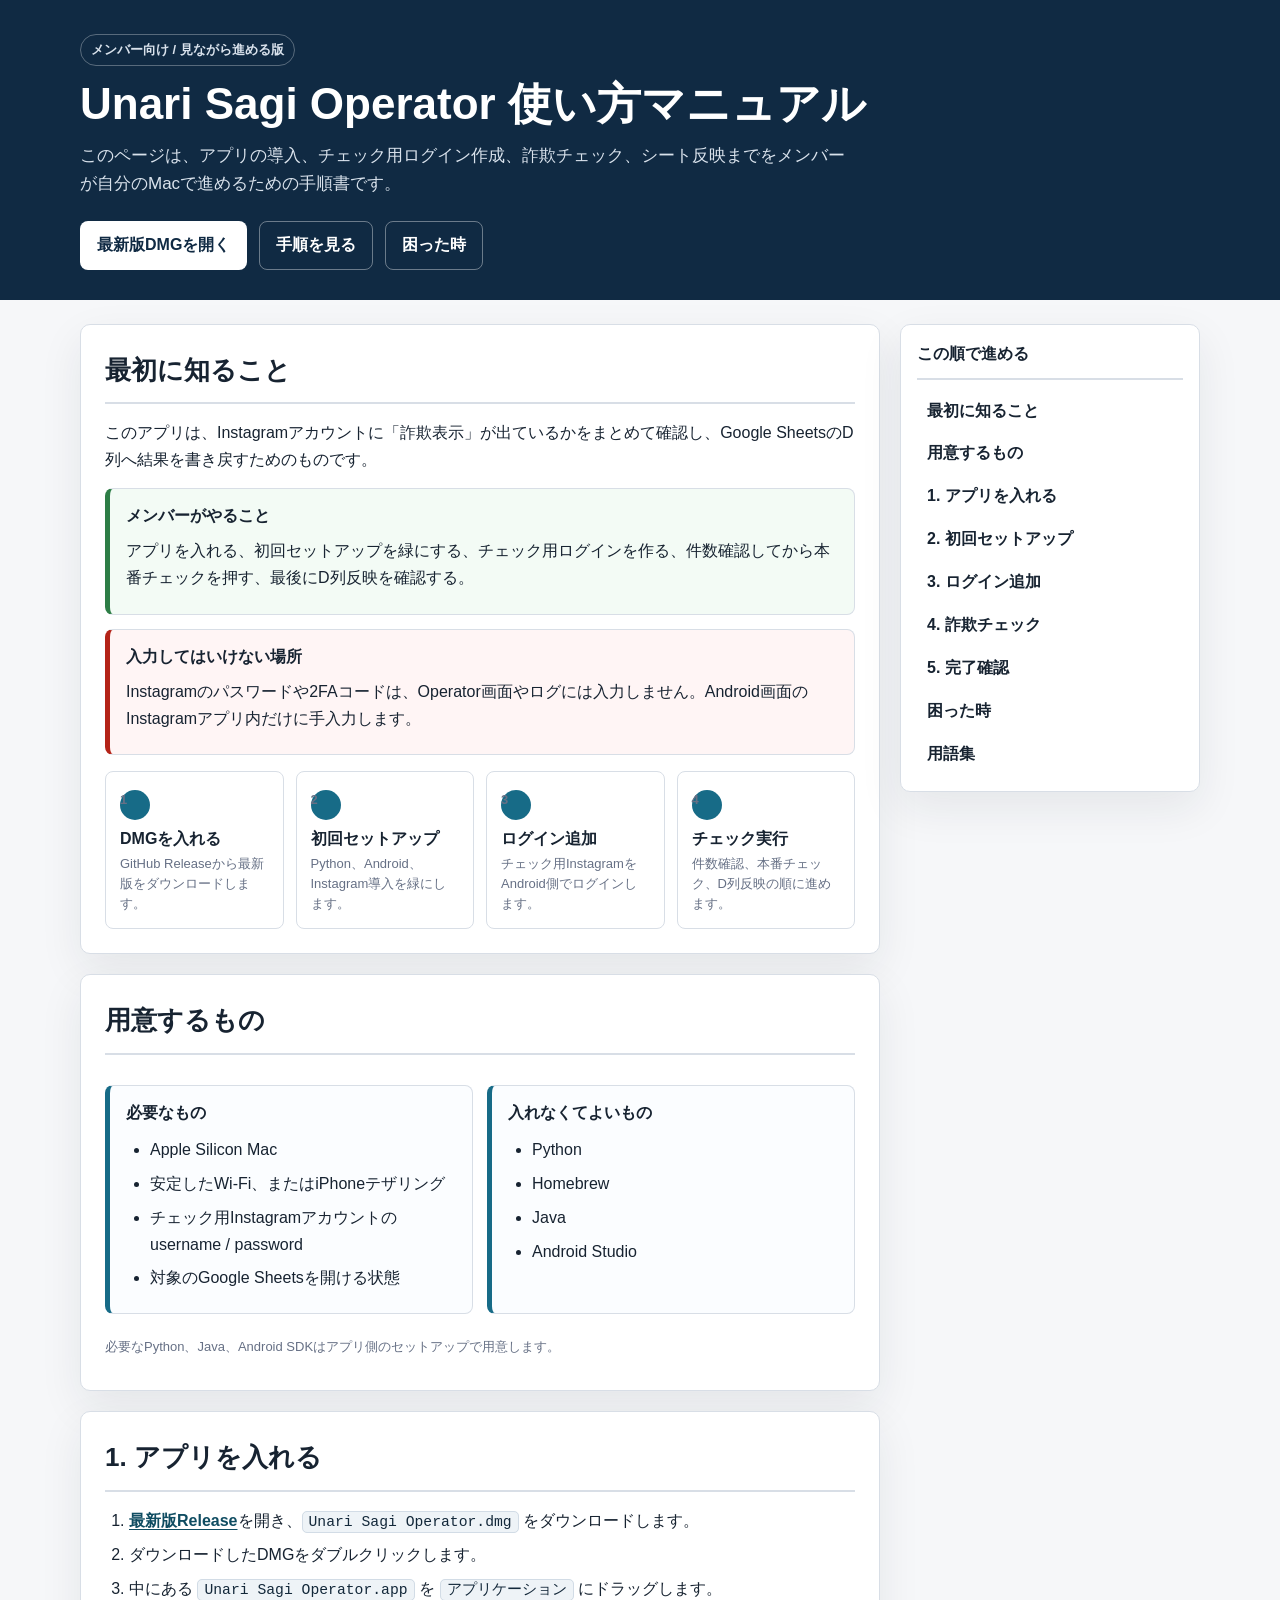
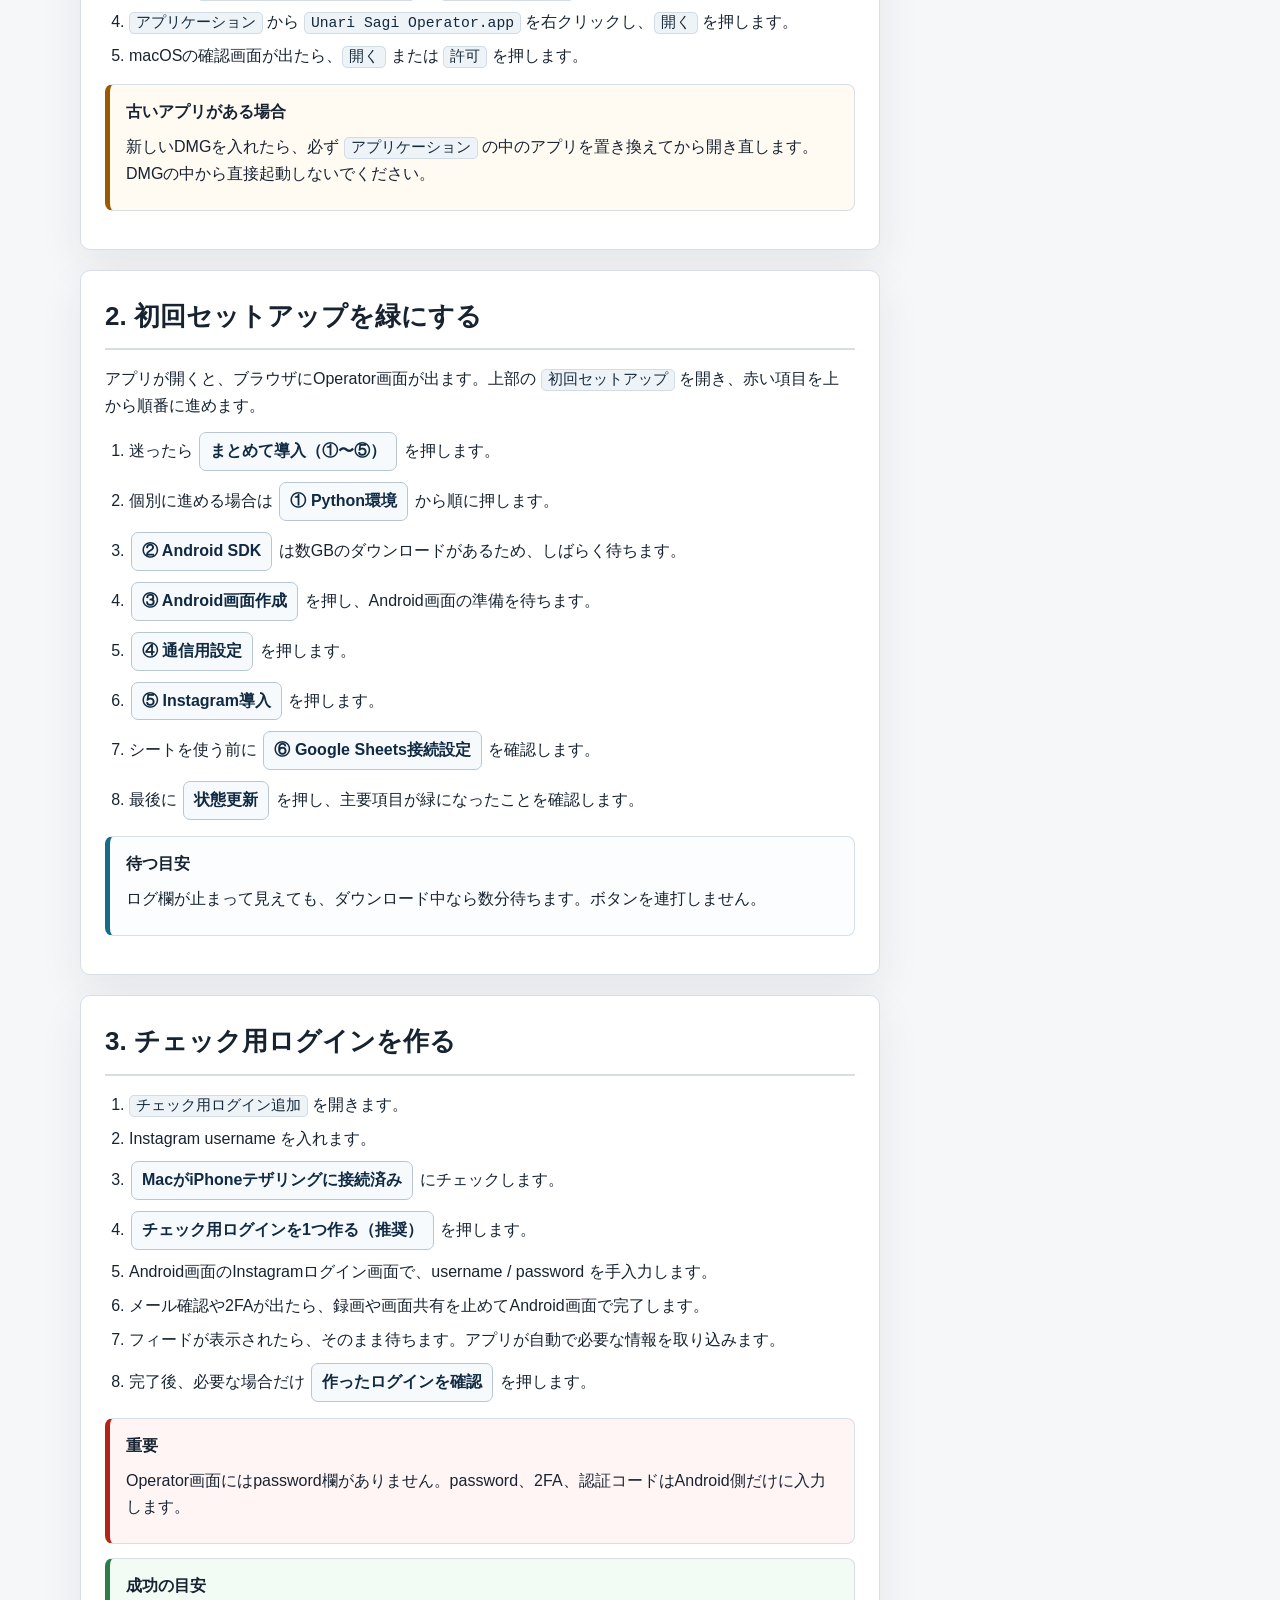
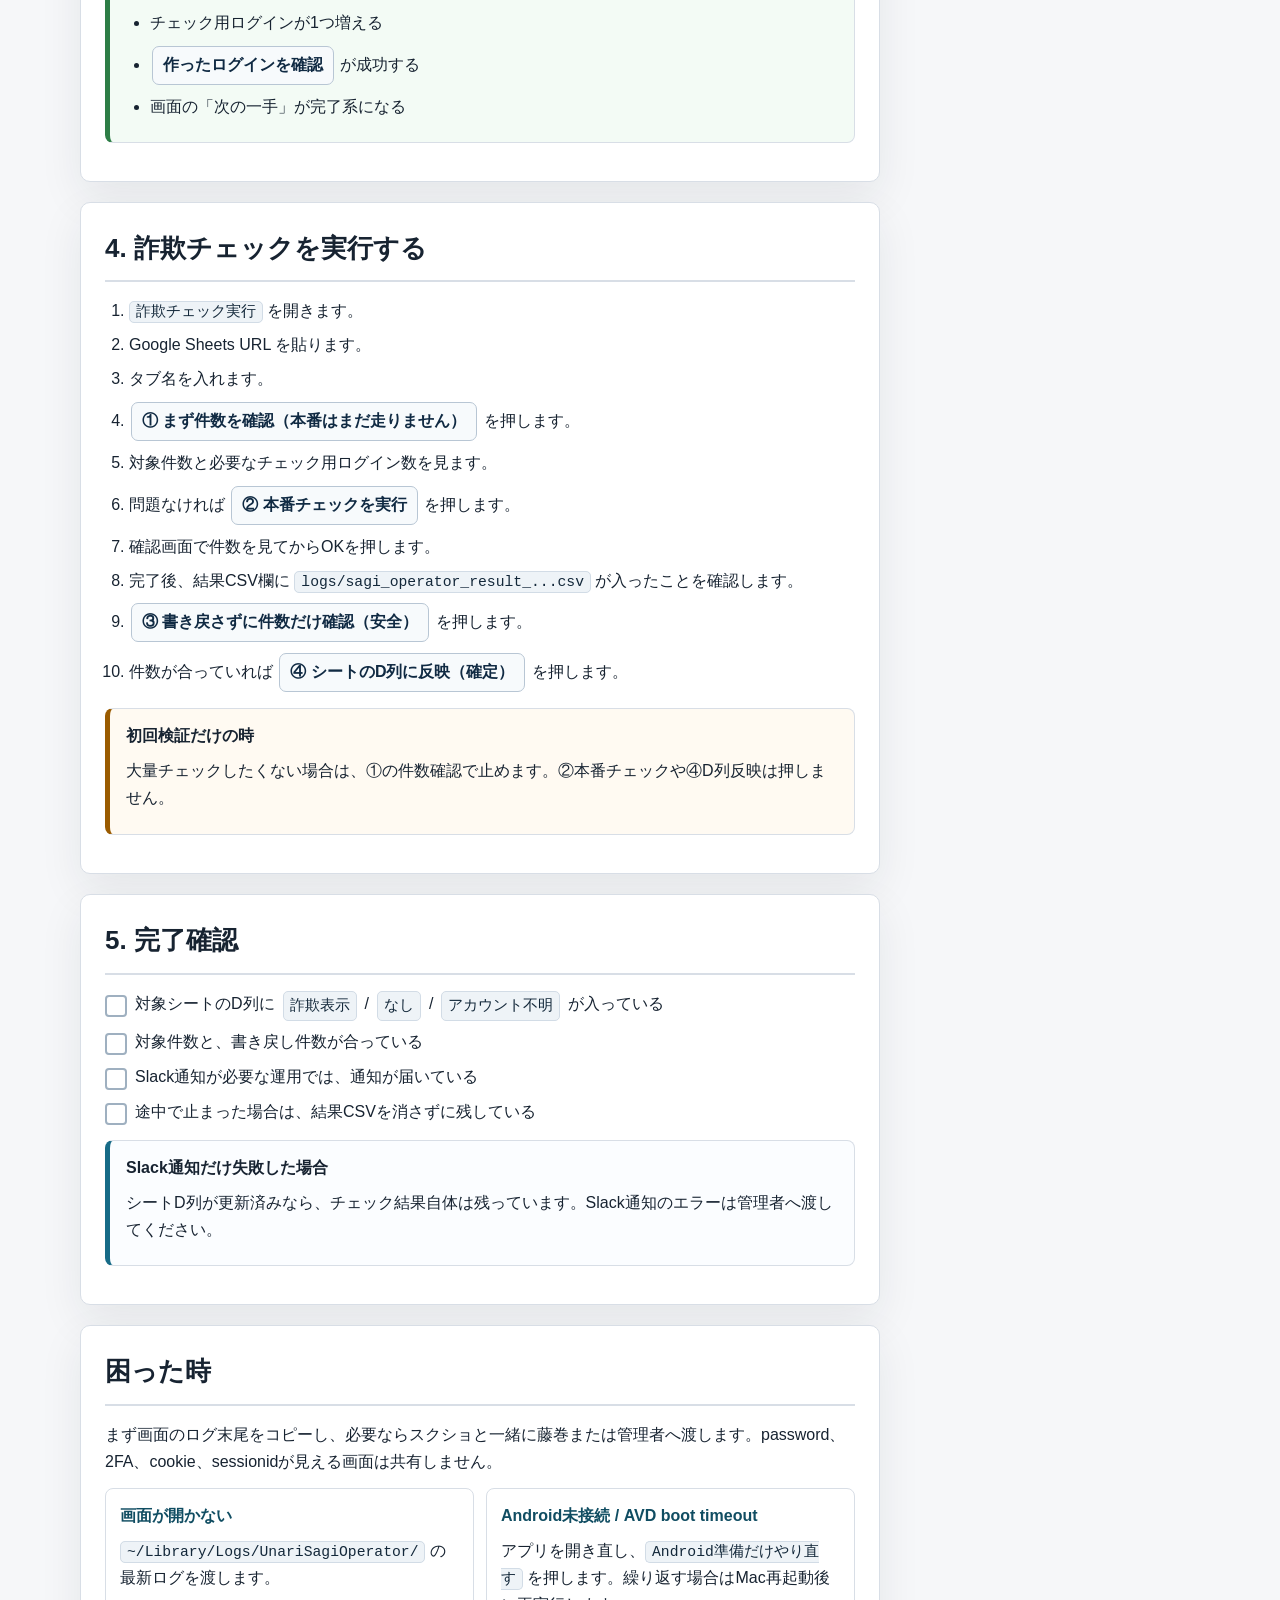
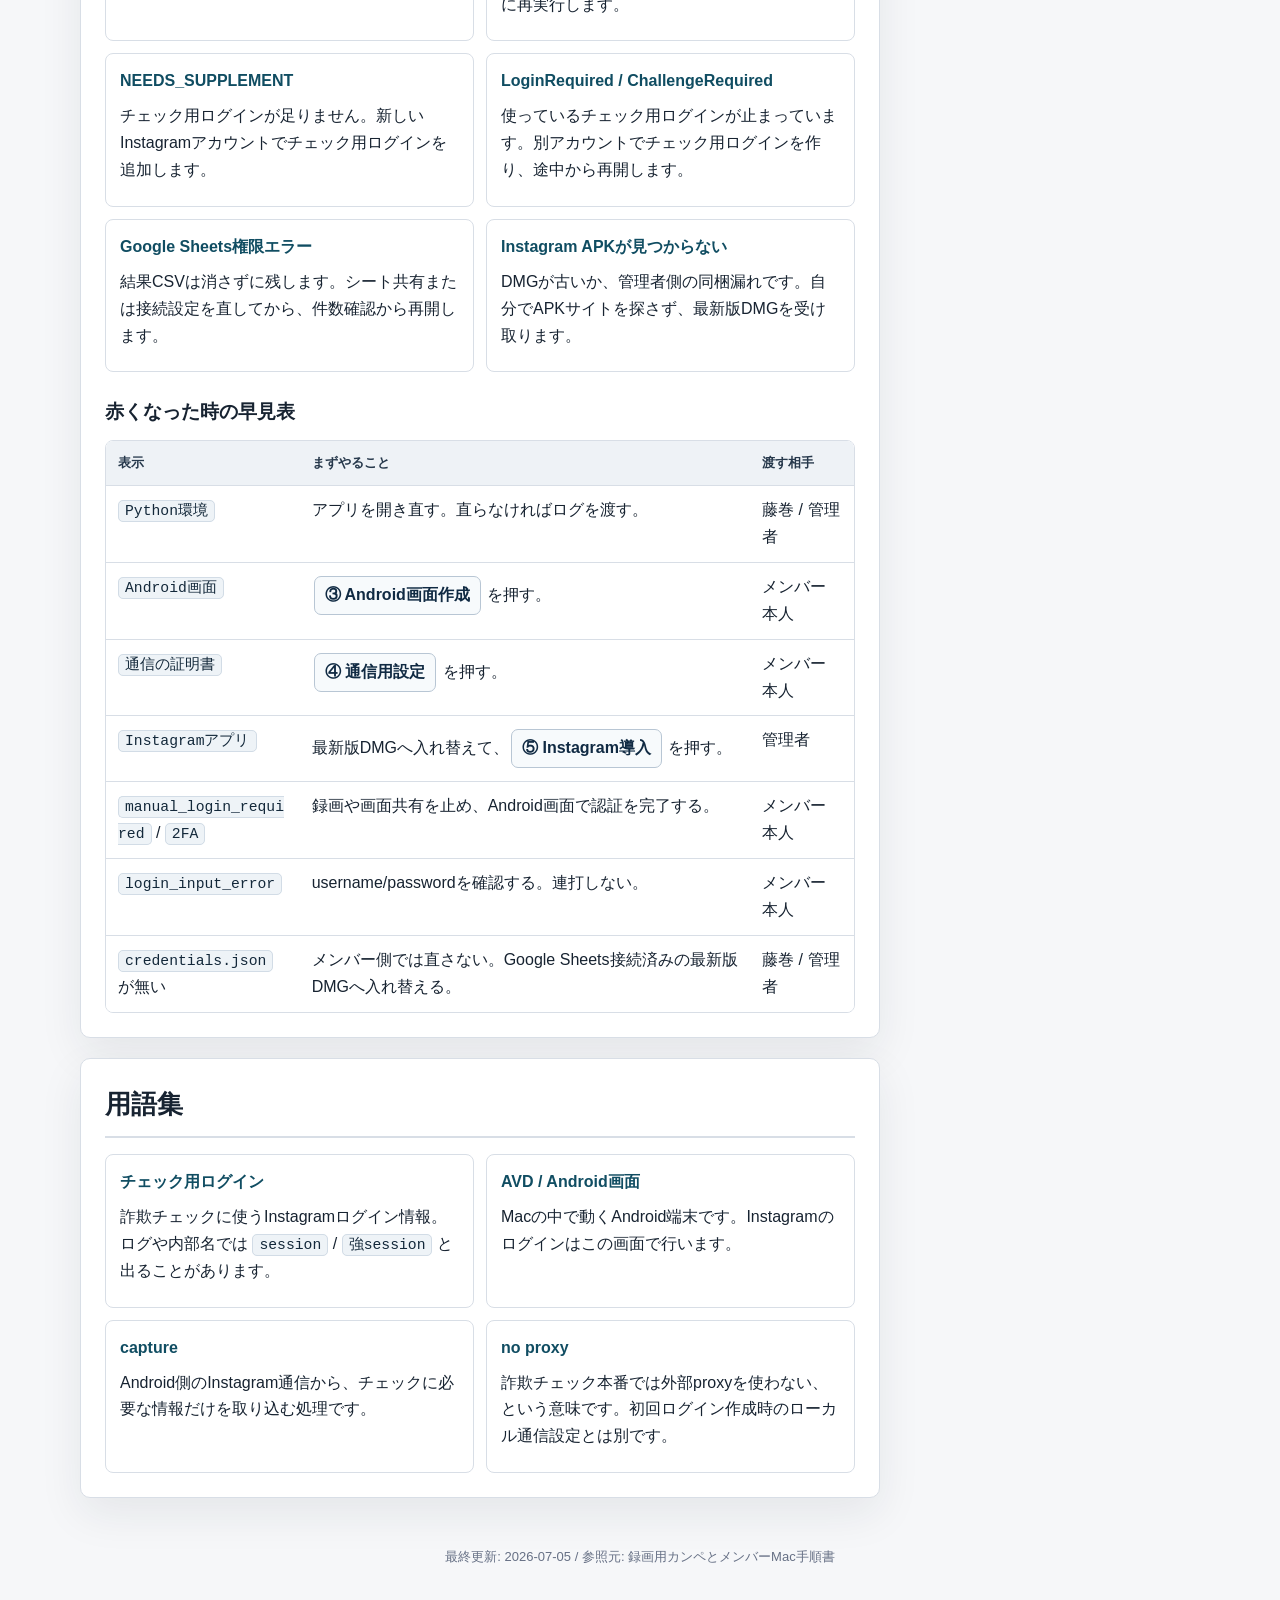
<file: docs/index.html>
<!doctype html>
<html lang="ja">
<head>
  <meta charset="utf-8">
  <meta name="viewport" content="width=device-width, initial-scale=1">
  <meta name="robots" content="noindex">
  <meta http-equiv="refresh" content="0; url=./sagi_operator_member_manual.html">
  <title>Unari Sagi Operator Manual</title>
  <style>
    body {
      margin: 0;
      min-height: 100vh;
      display: grid;
      place-items: center;
      background: #f6f7f9;
      color: #172331;
      font-family: -apple-system, BlinkMacSystemFont, "Hiragino Sans", "Yu Gothic", "YuGothic", "Segoe UI", sans-serif;
    }

    main {
      width: min(560px, calc(100vw - 32px));
      padding: 28px;
      border: 1px solid #d8dee6;
      border-radius: 10px;
      background: #fff;
      box-shadow: 0 16px 44px rgba(23, 35, 49, 0.08);
      text-align: center;
    }

    h1 {
      margin: 0 0 10px;
      font-size: 26px;
      letter-spacing: 0;
    }

    p {
      margin: 8px 0;
      line-height: 1.7;
    }

    a {
      color: #104d62;
      font-weight: 800;
    }
  </style>
</head>
<body>
  <main>
    <h1>Unari Sagi Operator 使い方マニュアル</h1>
    <p>自動でマニュアルへ移動します。</p>
    <p>移動しない場合は <a href="./sagi_operator_member_manual.html">こちらを開いてください</a>。</p>
  </main>
</body>
</html>
</file>
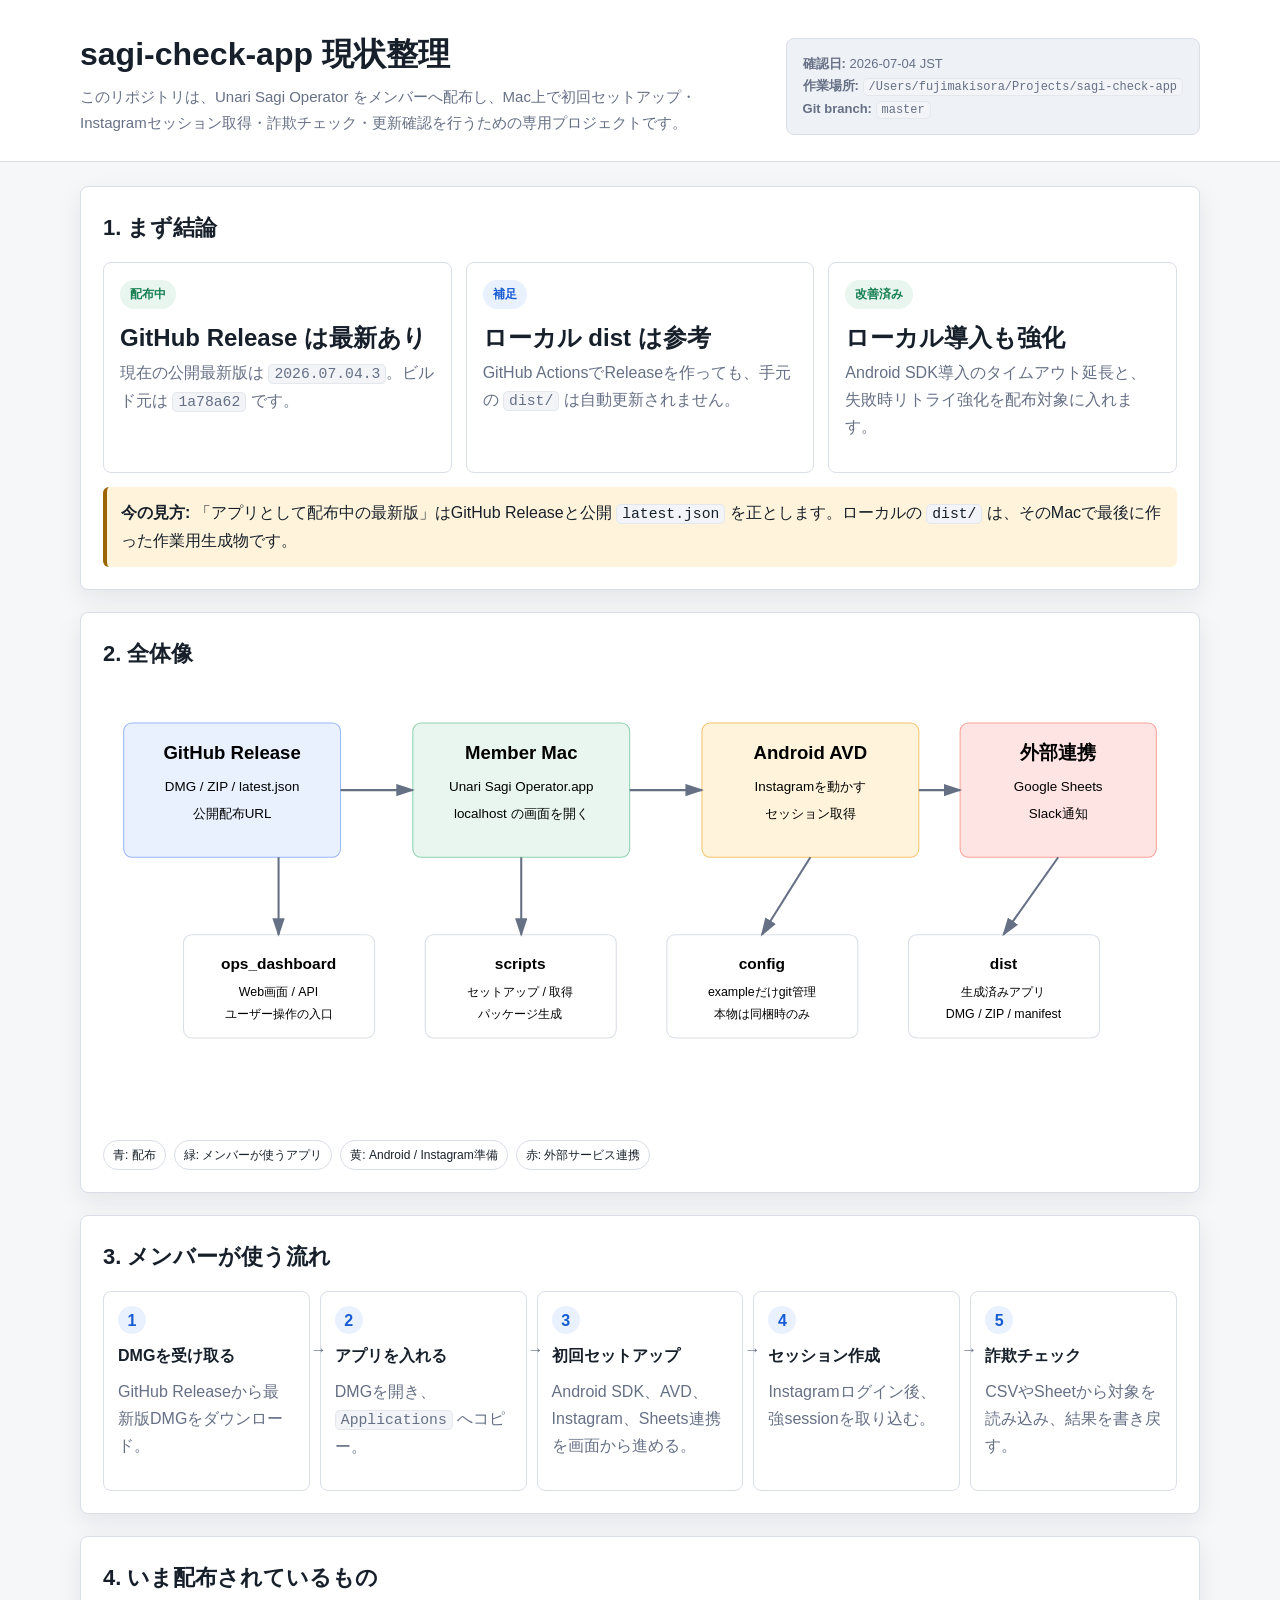
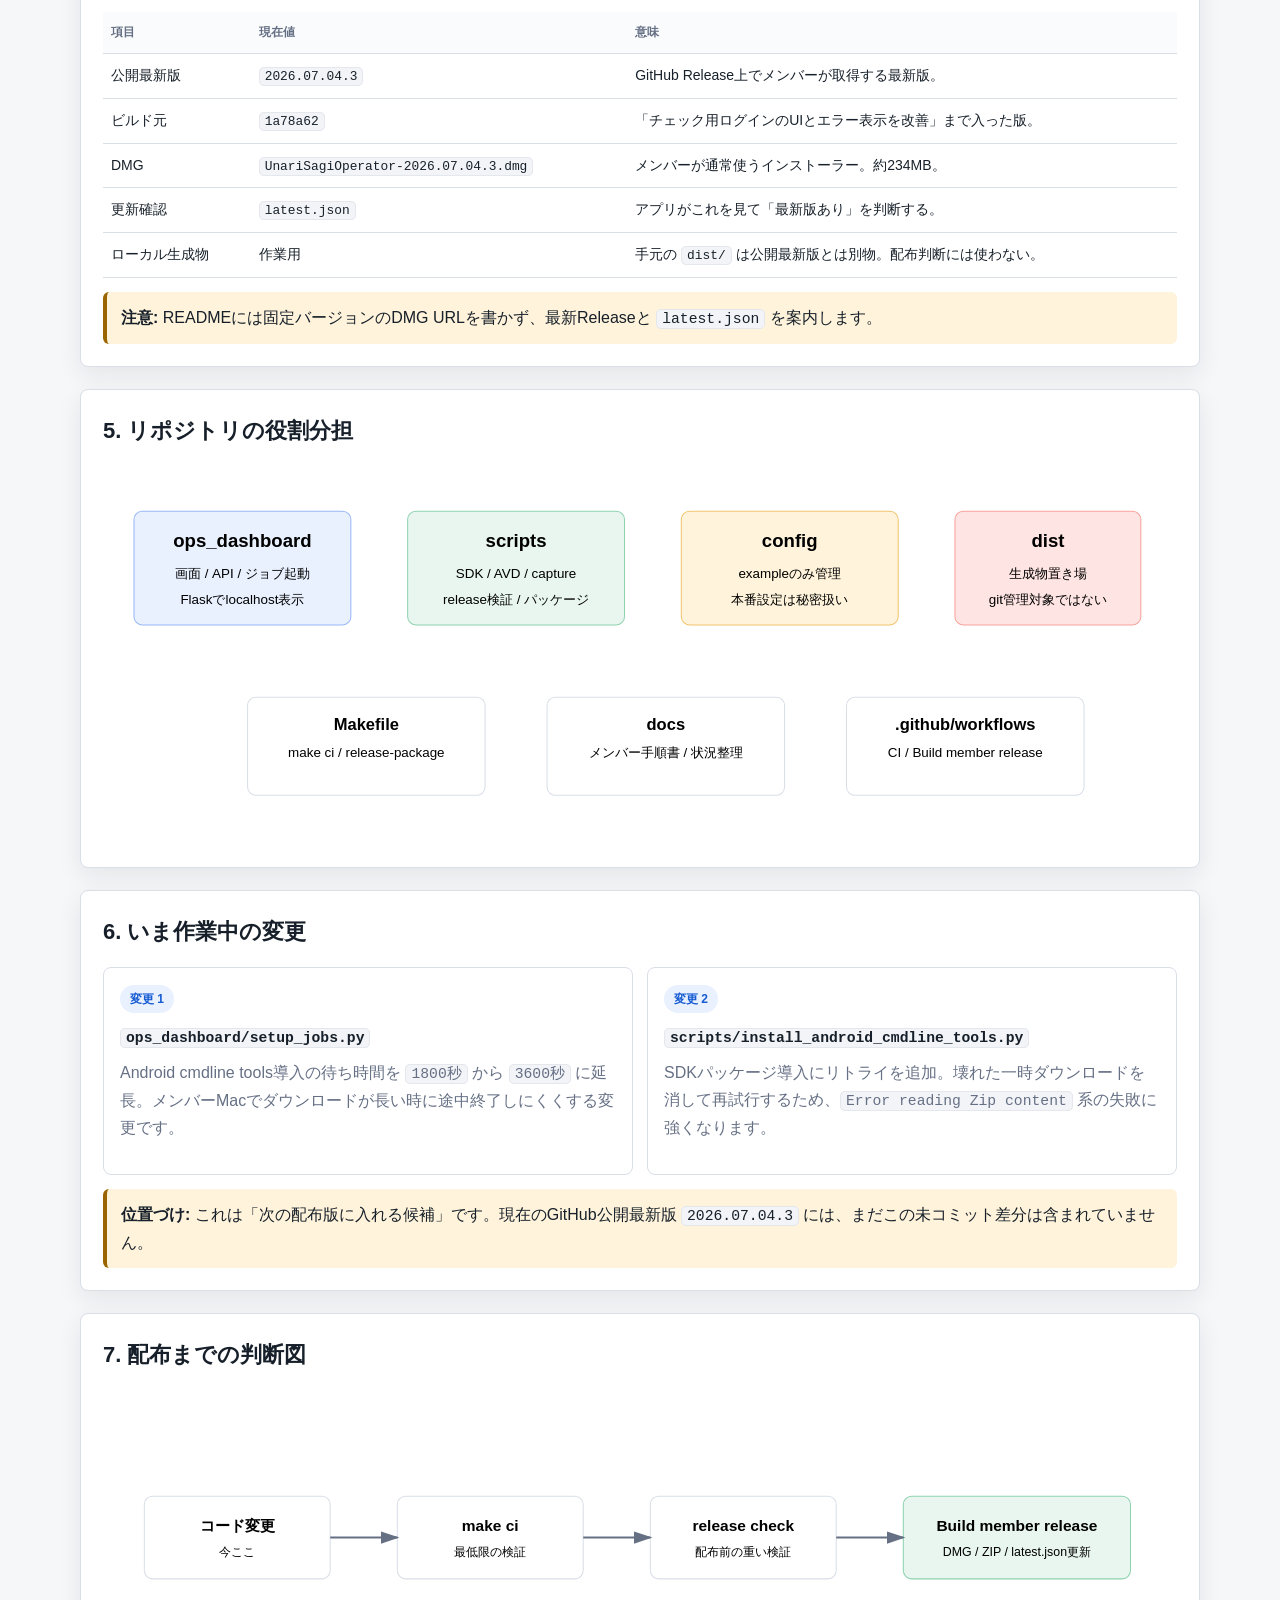
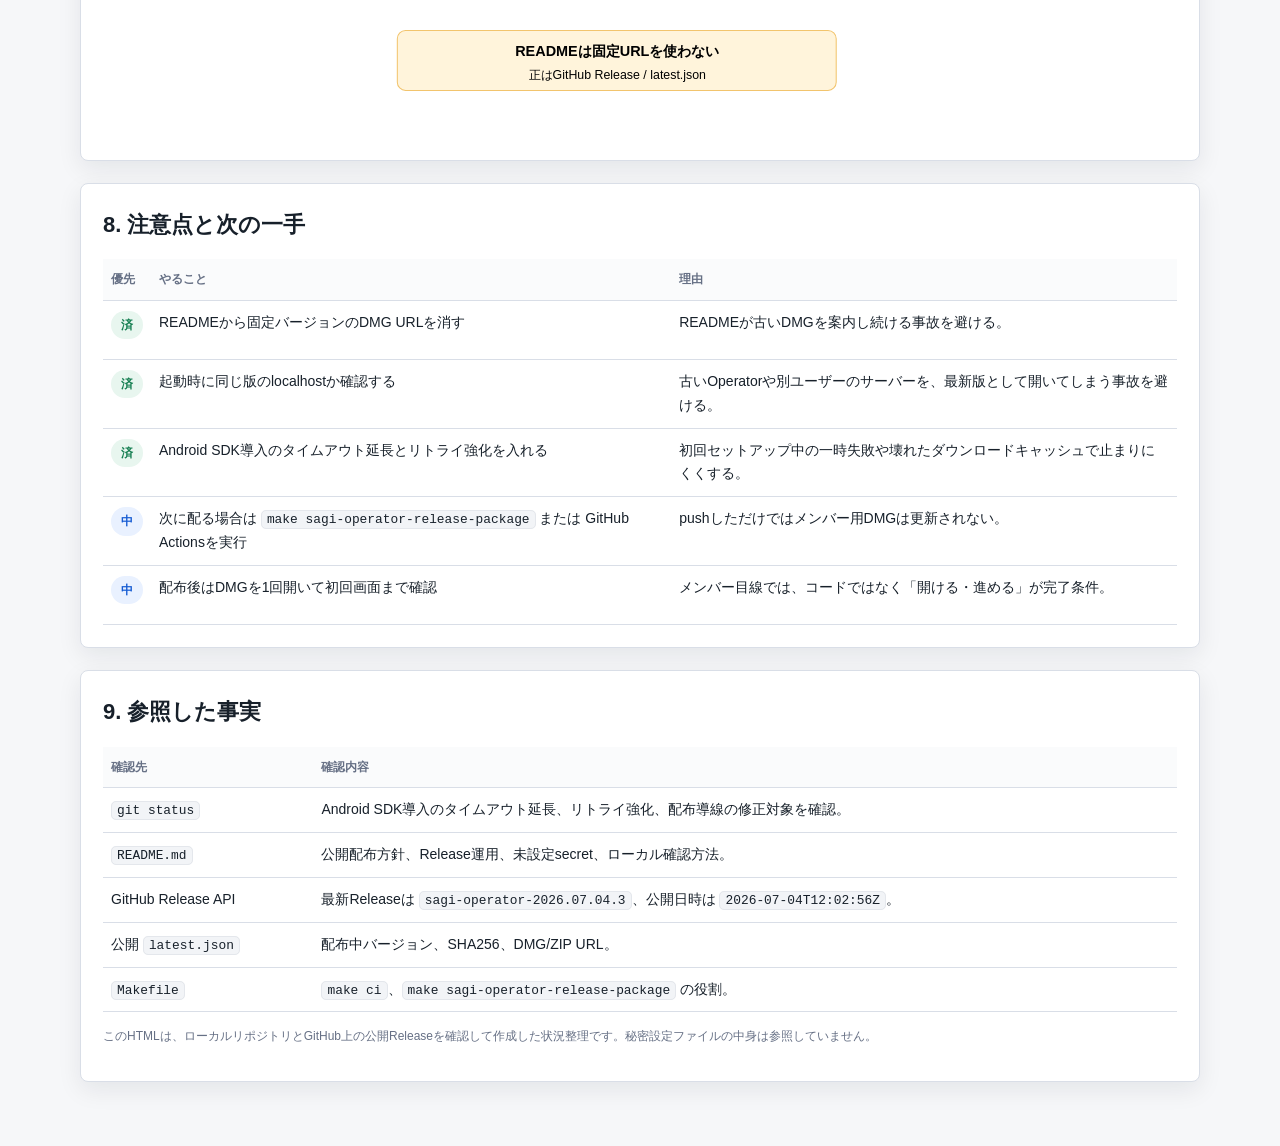
<file: docs/project_status_2026-07-04.html>
<!doctype html>
<html lang="ja">
<head>
  <meta charset="utf-8">
  <meta name="viewport" content="width=device-width, initial-scale=1">
  <title>sagi-check-app 現状整理 2026-07-04</title>
  <style>
    :root {
      --bg: #f6f7f9;
      --paper: #ffffff;
      --ink: #17202a;
      --muted: #667085;
      --line: #d9dee7;
      --green: #167f52;
      --green-bg: #e8f6ef;
      --yellow: #9a6500;
      --yellow-bg: #fff4db;
      --red: #b42318;
      --red-bg: #fee4e2;
      --blue: #175cd3;
      --blue-bg: #e9f1ff;
      --gray-bg: #eef1f5;
      --shadow: 0 8px 24px rgba(16, 24, 40, 0.08);
    }

    * { box-sizing: border-box; }

    body {
      margin: 0;
      font-family: -apple-system, BlinkMacSystemFont, "Hiragino Sans", "Yu Gothic", "YuGothic", sans-serif;
      background: var(--bg);
      color: var(--ink);
      line-height: 1.7;
    }

    header {
      background: var(--paper);
      border-bottom: 1px solid var(--line);
    }

    .wrap {
      width: min(1120px, calc(100% - 32px));
      margin: 0 auto;
    }

    .hero {
      padding: 34px 0 26px;
      display: grid;
      grid-template-columns: 1.2fr 0.8fr;
      gap: 24px;
      align-items: end;
    }

    h1, h2, h3, p { margin-top: 0; }

    h1 {
      font-size: 32px;
      line-height: 1.25;
      margin-bottom: 10px;
      letter-spacing: 0;
    }

    h2 {
      font-size: 22px;
      margin: 0 0 16px;
      letter-spacing: 0;
    }

    h3 {
      font-size: 16px;
      margin: 0 0 8px;
      letter-spacing: 0;
    }

    .lead {
      color: var(--muted);
      font-size: 15px;
      margin: 0;
    }

    .stamp {
      justify-self: end;
      background: var(--gray-bg);
      border: 1px solid var(--line);
      padding: 14px 16px;
      border-radius: 8px;
      font-size: 13px;
      color: var(--muted);
      min-width: 280px;
    }

    main { padding: 24px 0 48px; }

    section {
      margin: 0 0 22px;
      background: var(--paper);
      border: 1px solid var(--line);
      border-radius: 8px;
      padding: 22px;
      box-shadow: var(--shadow);
    }

    .grid {
      display: grid;
      gap: 14px;
    }

    .grid.cols-3 { grid-template-columns: repeat(3, 1fr); }
    .grid.cols-2 { grid-template-columns: repeat(2, 1fr); }

    .card {
      border: 1px solid var(--line);
      border-radius: 8px;
      padding: 16px;
      background: #fff;
      min-height: 100%;
    }

    .status {
      display: inline-flex;
      align-items: center;
      gap: 8px;
      padding: 4px 10px;
      border-radius: 999px;
      font-size: 12px;
      font-weight: 700;
      margin-bottom: 10px;
      white-space: nowrap;
    }

    .ok { color: var(--green); background: var(--green-bg); }
    .warn { color: var(--yellow); background: var(--yellow-bg); }
    .bad { color: var(--red); background: var(--red-bg); }
    .info { color: var(--blue); background: var(--blue-bg); }

    .big {
      font-size: 24px;
      font-weight: 800;
      line-height: 1.25;
      margin: 4px 0 6px;
    }

    .muted { color: var(--muted); }

    code {
      font-family: ui-monospace, SFMono-Regular, Menlo, Consolas, monospace;
      background: #f2f4f7;
      border: 1px solid #e4e7ec;
      border-radius: 5px;
      padding: 1px 5px;
      font-size: 0.92em;
    }

    .diagram {
      overflow-x: auto;
      padding: 4px 0;
    }

    svg {
      max-width: 100%;
      height: auto;
      display: block;
    }

    .table {
      width: 100%;
      border-collapse: collapse;
      font-size: 14px;
    }

    .table th, .table td {
      text-align: left;
      vertical-align: top;
      border-bottom: 1px solid var(--line);
      padding: 10px 8px;
    }

    .table th {
      color: var(--muted);
      font-size: 12px;
      font-weight: 700;
      text-transform: uppercase;
      letter-spacing: 0;
      background: #fafbfc;
    }

    .flow {
      display: grid;
      grid-template-columns: repeat(5, 1fr);
      gap: 10px;
      align-items: stretch;
    }

    .step {
      position: relative;
      border: 1px solid var(--line);
      border-radius: 8px;
      padding: 14px;
      background: #fff;
      min-height: 128px;
    }

    .step:not(:last-child)::after {
      content: "→";
      position: absolute;
      right: -18px;
      top: 44px;
      color: var(--muted);
      font-weight: 800;
      z-index: 2;
    }

    .num {
      width: 28px;
      height: 28px;
      display: inline-grid;
      place-items: center;
      border-radius: 50%;
      background: var(--blue-bg);
      color: var(--blue);
      font-weight: 800;
      margin-bottom: 8px;
    }

    .note {
      border-left: 4px solid var(--yellow);
      background: var(--yellow-bg);
      padding: 12px 14px;
      border-radius: 6px;
      margin: 14px 0 0;
    }

    .source {
      font-size: 12px;
      color: var(--muted);
      margin-top: 14px;
    }

    .legend {
      display: flex;
      flex-wrap: wrap;
      gap: 8px;
      margin-top: 10px;
      font-size: 12px;
    }

    .pill {
      border: 1px solid var(--line);
      background: #fff;
      border-radius: 999px;
      padding: 4px 9px;
      white-space: nowrap;
    }

    a { color: var(--blue); text-decoration: none; }
    a:hover { text-decoration: underline; }

    @media (max-width: 860px) {
      .hero, .grid.cols-3, .grid.cols-2, .flow {
        grid-template-columns: 1fr;
      }

      .stamp { justify-self: stretch; }
      .step:not(:last-child)::after { display: none; }
    }
  </style>
</head>
<body>
  <header>
    <div class="wrap hero">
      <div>
        <h1>sagi-check-app 現状整理</h1>
        <p class="lead">
          このリポジトリは、Unari Sagi Operator をメンバーへ配布し、Mac上で初回セットアップ・Instagramセッション取得・詐欺チェック・更新確認を行うための専用プロジェクトです。
        </p>
      </div>
      <div class="stamp">
        <div><strong>確認日:</strong> 2026-07-04 JST</div>
        <div><strong>作業場所:</strong> <code>/Users/fujimakisora/Projects/sagi-check-app</code></div>
        <div><strong>Git branch:</strong> <code>master</code></div>
      </div>
    </div>
  </header>

  <main class="wrap">
    <section>
      <h2>1. まず結論</h2>
      <div class="grid cols-3">
        <div class="card">
          <div class="status ok">配布中</div>
          <div class="big">GitHub Release は最新あり</div>
          <p class="muted">
            現在の公開最新版は <code>2026.07.04.3</code>。ビルド元は <code>1a78a62</code> です。
          </p>
        </div>
        <div class="card">
          <div class="status info">補足</div>
          <div class="big">ローカル dist は参考</div>
          <p class="muted">
            GitHub ActionsでReleaseを作っても、手元の <code>dist/</code> は自動更新されません。
          </p>
        </div>
        <div class="card">
          <div class="status ok">改善済み</div>
          <div class="big">ローカル導入も強化</div>
          <p class="muted">
            Android SDK導入のタイムアウト延長と、失敗時リトライ強化を配布対象に入れます。
          </p>
        </div>
      </div>
      <div class="note">
        <strong>今の見方:</strong> 「アプリとして配布中の最新版」はGitHub Releaseと公開 <code>latest.json</code> を正とします。ローカルの <code>dist/</code> は、そのMacで最後に作った作業用生成物です。
      </div>
    </section>

    <section>
      <h2>2. 全体像</h2>
      <div class="diagram" aria-label="全体アーキテクチャ図">
        <svg viewBox="0 0 1040 420" role="img">
          <defs>
            <marker id="arrow" markerWidth="10" markerHeight="10" refX="8" refY="3" orient="auto" markerUnits="strokeWidth">
              <path d="M0,0 L0,6 L9,3 z" fill="#667085"></path>
            </marker>
          </defs>
          <rect x="20" y="30" width="210" height="130" rx="8" fill="#e9f1ff" stroke="#98b8f8"></rect>
          <text x="125" y="65" text-anchor="middle" font-size="18" font-weight="700">GitHub Release</text>
          <text x="125" y="96" text-anchor="middle" font-size="13">DMG / ZIP / latest.json</text>
          <text x="125" y="122" text-anchor="middle" font-size="13">公開配布URL</text>

          <rect x="300" y="30" width="210" height="130" rx="8" fill="#e8f6ef" stroke="#8fd2b0"></rect>
          <text x="405" y="65" text-anchor="middle" font-size="18" font-weight="700">Member Mac</text>
          <text x="405" y="96" text-anchor="middle" font-size="13">Unari Sagi Operator.app</text>
          <text x="405" y="122" text-anchor="middle" font-size="13">localhost の画面を開く</text>

          <rect x="580" y="30" width="210" height="130" rx="8" fill="#fff4db" stroke="#f2c46d"></rect>
          <text x="685" y="65" text-anchor="middle" font-size="18" font-weight="700">Android AVD</text>
          <text x="685" y="96" text-anchor="middle" font-size="13">Instagramを動かす</text>
          <text x="685" y="122" text-anchor="middle" font-size="13">セッション取得</text>

          <rect x="830" y="30" width="190" height="130" rx="8" fill="#fee4e2" stroke="#f9a29b"></rect>
          <text x="925" y="65" text-anchor="middle" font-size="18" font-weight="700">外部連携</text>
          <text x="925" y="96" text-anchor="middle" font-size="13">Google Sheets</text>
          <text x="925" y="122" text-anchor="middle" font-size="13">Slack通知</text>

          <line x1="230" y1="95" x2="300" y2="95" stroke="#667085" stroke-width="2" marker-end="url(#arrow)"></line>
          <line x1="510" y1="95" x2="580" y2="95" stroke="#667085" stroke-width="2" marker-end="url(#arrow)"></line>
          <line x1="790" y1="95" x2="830" y2="95" stroke="#667085" stroke-width="2" marker-end="url(#arrow)"></line>

          <rect x="78" y="235" width="185" height="100" rx="8" fill="#ffffff" stroke="#d9dee7"></rect>
          <text x="170" y="268" text-anchor="middle" font-size="15" font-weight="700">ops_dashboard</text>
          <text x="170" y="294" text-anchor="middle" font-size="12">Web画面 / API</text>
          <text x="170" y="316" text-anchor="middle" font-size="12">ユーザー操作の入口</text>

          <rect x="312" y="235" width="185" height="100" rx="8" fill="#ffffff" stroke="#d9dee7"></rect>
          <text x="404" y="268" text-anchor="middle" font-size="15" font-weight="700">scripts</text>
          <text x="404" y="294" text-anchor="middle" font-size="12">セットアップ / 取得</text>
          <text x="404" y="316" text-anchor="middle" font-size="12">パッケージ生成</text>

          <rect x="546" y="235" width="185" height="100" rx="8" fill="#ffffff" stroke="#d9dee7"></rect>
          <text x="638" y="268" text-anchor="middle" font-size="15" font-weight="700">config</text>
          <text x="638" y="294" text-anchor="middle" font-size="12">exampleだけgit管理</text>
          <text x="638" y="316" text-anchor="middle" font-size="12">本物は同梱時のみ</text>

          <rect x="780" y="235" width="185" height="100" rx="8" fill="#ffffff" stroke="#d9dee7"></rect>
          <text x="872" y="268" text-anchor="middle" font-size="15" font-weight="700">dist</text>
          <text x="872" y="294" text-anchor="middle" font-size="12">生成済みアプリ</text>
          <text x="872" y="316" text-anchor="middle" font-size="12">DMG / ZIP / manifest</text>

          <line x1="170" y1="160" x2="170" y2="235" stroke="#667085" stroke-width="2" marker-end="url(#arrow)"></line>
          <line x1="405" y1="160" x2="405" y2="235" stroke="#667085" stroke-width="2" marker-end="url(#arrow)"></line>
          <line x1="685" y1="160" x2="638" y2="235" stroke="#667085" stroke-width="2" marker-end="url(#arrow)"></line>
          <line x1="925" y1="160" x2="872" y2="235" stroke="#667085" stroke-width="2" marker-end="url(#arrow)"></line>
        </svg>
      </div>
      <div class="legend">
        <span class="pill">青: 配布</span>
        <span class="pill">緑: メンバーが使うアプリ</span>
        <span class="pill">黄: Android / Instagram準備</span>
        <span class="pill">赤: 外部サービス連携</span>
      </div>
    </section>

    <section>
      <h2>3. メンバーが使う流れ</h2>
      <div class="flow">
        <div class="step">
          <div class="num">1</div>
          <h3>DMGを受け取る</h3>
          <p class="muted">GitHub Releaseから最新版DMGをダウンロード。</p>
        </div>
        <div class="step">
          <div class="num">2</div>
          <h3>アプリを入れる</h3>
          <p class="muted">DMGを開き、<code>Applications</code> へコピー。</p>
        </div>
        <div class="step">
          <div class="num">3</div>
          <h3>初回セットアップ</h3>
          <p class="muted">Android SDK、AVD、Instagram、Sheets連携を画面から進める。</p>
        </div>
        <div class="step">
          <div class="num">4</div>
          <h3>セッション作成</h3>
          <p class="muted">Instagramログイン後、強sessionを取り込む。</p>
        </div>
        <div class="step">
          <div class="num">5</div>
          <h3>詐欺チェック</h3>
          <p class="muted">CSVやSheetから対象を読み込み、結果を書き戻す。</p>
        </div>
      </div>
    </section>

    <section>
      <h2>4. いま配布されているもの</h2>
      <table class="table">
        <thead>
          <tr>
            <th>項目</th>
            <th>現在値</th>
            <th>意味</th>
          </tr>
        </thead>
        <tbody>
          <tr>
            <td>公開最新版</td>
            <td><code>2026.07.04.3</code></td>
            <td>GitHub Release上でメンバーが取得する最新版。</td>
          </tr>
          <tr>
            <td>ビルド元</td>
            <td><code>1a78a62</code></td>
            <td>「チェック用ログインのUIとエラー表示を改善」まで入った版。</td>
          </tr>
          <tr>
            <td>DMG</td>
            <td><code>UnariSagiOperator-2026.07.04.3.dmg</code></td>
            <td>メンバーが通常使うインストーラー。約234MB。</td>
          </tr>
          <tr>
            <td>更新確認</td>
            <td><code>latest.json</code></td>
            <td>アプリがこれを見て「最新版あり」を判断する。</td>
          </tr>
          <tr>
            <td>ローカル生成物</td>
            <td>作業用</td>
            <td>手元の <code>dist/</code> は公開最新版とは別物。配布判断には使わない。</td>
          </tr>
        </tbody>
      </table>
      <div class="note">
        <strong>注意:</strong> READMEには固定バージョンのDMG URLを書かず、最新Releaseと <code>latest.json</code> を案内します。
      </div>
    </section>

    <section>
      <h2>5. リポジトリの役割分担</h2>
      <div class="diagram" aria-label="ディレクトリ役割図">
        <svg viewBox="0 0 1040 360" role="img">
          <rect x="30" y="40" width="210" height="110" rx="8" fill="#e9f1ff" stroke="#98b8f8"></rect>
          <text x="135" y="75" text-anchor="middle" font-size="18" font-weight="700">ops_dashboard</text>
          <text x="135" y="105" text-anchor="middle" font-size="13">画面 / API / ジョブ起動</text>
          <text x="135" y="130" text-anchor="middle" font-size="13">Flaskでlocalhost表示</text>

          <rect x="295" y="40" width="210" height="110" rx="8" fill="#e8f6ef" stroke="#8fd2b0"></rect>
          <text x="400" y="75" text-anchor="middle" font-size="18" font-weight="700">scripts</text>
          <text x="400" y="105" text-anchor="middle" font-size="13">SDK / AVD / capture</text>
          <text x="400" y="130" text-anchor="middle" font-size="13">release検証 / パッケージ</text>

          <rect x="560" y="40" width="210" height="110" rx="8" fill="#fff4db" stroke="#f2c46d"></rect>
          <text x="665" y="75" text-anchor="middle" font-size="18" font-weight="700">config</text>
          <text x="665" y="105" text-anchor="middle" font-size="13">exampleのみ管理</text>
          <text x="665" y="130" text-anchor="middle" font-size="13">本番設定は秘密扱い</text>

          <rect x="825" y="40" width="180" height="110" rx="8" fill="#fee4e2" stroke="#f9a29b"></rect>
          <text x="915" y="75" text-anchor="middle" font-size="18" font-weight="700">dist</text>
          <text x="915" y="105" text-anchor="middle" font-size="13">生成物置き場</text>
          <text x="915" y="130" text-anchor="middle" font-size="13">git管理対象ではない</text>

          <rect x="140" y="220" width="230" height="95" rx="8" fill="#ffffff" stroke="#d9dee7"></rect>
          <text x="255" y="252" text-anchor="middle" font-size="16" font-weight="700">Makefile</text>
          <text x="255" y="278" text-anchor="middle" font-size="13">make ci / release-package</text>

          <rect x="430" y="220" width="230" height="95" rx="8" fill="#ffffff" stroke="#d9dee7"></rect>
          <text x="545" y="252" text-anchor="middle" font-size="16" font-weight="700">docs</text>
          <text x="545" y="278" text-anchor="middle" font-size="13">メンバー手順書 / 状況整理</text>

          <rect x="720" y="220" width="230" height="95" rx="8" fill="#ffffff" stroke="#d9dee7"></rect>
          <text x="835" y="252" text-anchor="middle" font-size="16" font-weight="700">.github/workflows</text>
          <text x="835" y="278" text-anchor="middle" font-size="13">CI / Build member release</text>
        </svg>
      </div>
    </section>

    <section>
      <h2>6. いま作業中の変更</h2>
      <div class="grid cols-2">
        <div class="card">
          <div class="status info">変更 1</div>
          <h3><code>ops_dashboard/setup_jobs.py</code></h3>
          <p class="muted">
            Android cmdline tools導入の待ち時間を <code>1800秒</code> から <code>3600秒</code> に延長。メンバーMacでダウンロードが長い時に途中終了しにくくする変更です。
          </p>
        </div>
        <div class="card">
          <div class="status info">変更 2</div>
          <h3><code>scripts/install_android_cmdline_tools.py</code></h3>
          <p class="muted">
            SDKパッケージ導入にリトライを追加。壊れた一時ダウンロードを消して再試行するため、<code>Error reading Zip content</code> 系の失敗に強くなります。
          </p>
        </div>
      </div>
      <div class="note">
        <strong>位置づけ:</strong> これは「次の配布版に入れる候補」です。現在のGitHub公開最新版 <code>2026.07.04.3</code> には、まだこの未コミット差分は含まれていません。
      </div>
    </section>

    <section>
      <h2>7. 配布までの判断図</h2>
      <div class="diagram" aria-label="配布判断フロー">
        <svg viewBox="0 0 1040 330" role="img">
          <defs>
            <marker id="arrow2" markerWidth="10" markerHeight="10" refX="8" refY="3" orient="auto" markerUnits="strokeWidth">
              <path d="M0,0 L0,6 L9,3 z" fill="#667085"></path>
            </marker>
          </defs>
          <rect x="40" y="100" width="180" height="80" rx="8" fill="#ffffff" stroke="#d9dee7"></rect>
          <text x="130" y="134" text-anchor="middle" font-size="15" font-weight="700">コード変更</text>
          <text x="130" y="158" text-anchor="middle" font-size="12">今ここ</text>

          <rect x="285" y="100" width="180" height="80" rx="8" fill="#ffffff" stroke="#d9dee7"></rect>
          <text x="375" y="134" text-anchor="middle" font-size="15" font-weight="700">make ci</text>
          <text x="375" y="158" text-anchor="middle" font-size="12">最低限の検証</text>

          <rect x="530" y="100" width="180" height="80" rx="8" fill="#ffffff" stroke="#d9dee7"></rect>
          <text x="620" y="134" text-anchor="middle" font-size="15" font-weight="700">release check</text>
          <text x="620" y="158" text-anchor="middle" font-size="12">配布前の重い検証</text>

          <rect x="775" y="100" width="220" height="80" rx="8" fill="#e8f6ef" stroke="#8fd2b0"></rect>
          <text x="885" y="134" text-anchor="middle" font-size="15" font-weight="700">Build member release</text>
          <text x="885" y="158" text-anchor="middle" font-size="12">DMG / ZIP / latest.json更新</text>

          <line x1="220" y1="140" x2="285" y2="140" stroke="#667085" stroke-width="2" marker-end="url(#arrow2)"></line>
          <line x1="465" y1="140" x2="530" y2="140" stroke="#667085" stroke-width="2" marker-end="url(#arrow2)"></line>
          <line x1="710" y1="140" x2="775" y2="140" stroke="#667085" stroke-width="2" marker-end="url(#arrow2)"></line>

          <rect x="285" y="230" width="425" height="58" rx="8" fill="#fff4db" stroke="#f2c46d"></rect>
          <text x="498" y="255" text-anchor="middle" font-size="14" font-weight="700">READMEは固定URLを使わない</text>
          <text x="498" y="277" text-anchor="middle" font-size="12">正はGitHub Release / latest.json</text>
        </svg>
      </div>
    </section>

    <section>
      <h2>8. 注意点と次の一手</h2>
      <table class="table">
        <thead>
          <tr>
            <th>優先</th>
            <th>やること</th>
            <th>理由</th>
          </tr>
        </thead>
        <tbody>
          <tr>
            <td><span class="status ok">済</span></td>
            <td>READMEから固定バージョンのDMG URLを消す</td>
            <td>READMEが古いDMGを案内し続ける事故を避ける。</td>
          </tr>
          <tr>
            <td><span class="status ok">済</span></td>
            <td>起動時に同じ版のlocalhostか確認する</td>
            <td>古いOperatorや別ユーザーのサーバーを、最新版として開いてしまう事故を避ける。</td>
          </tr>
          <tr>
            <td><span class="status ok">済</span></td>
            <td>Android SDK導入のタイムアウト延長とリトライ強化を入れる</td>
            <td>初回セットアップ中の一時失敗や壊れたダウンロードキャッシュで止まりにくくする。</td>
          </tr>
          <tr>
            <td><span class="status info">中</span></td>
            <td>次に配る場合は <code>make sagi-operator-release-package</code> または GitHub Actionsを実行</td>
            <td>pushしただけではメンバー用DMGは更新されない。</td>
          </tr>
          <tr>
            <td><span class="status info">中</span></td>
            <td>配布後はDMGを1回開いて初回画面まで確認</td>
            <td>メンバー目線では、コードではなく「開ける・進める」が完了条件。</td>
          </tr>
        </tbody>
      </table>
    </section>

    <section>
      <h2>9. 参照した事実</h2>
      <table class="table">
        <thead>
          <tr>
            <th>確認先</th>
            <th>確認内容</th>
          </tr>
        </thead>
        <tbody>
          <tr>
            <td><code>git status</code></td>
            <td>Android SDK導入のタイムアウト延長、リトライ強化、配布導線の修正対象を確認。</td>
          </tr>
          <tr>
            <td><code>README.md</code></td>
            <td>公開配布方針、Release運用、未設定secret、ローカル確認方法。</td>
          </tr>
          <tr>
            <td>GitHub Release API</td>
            <td>最新Releaseは <code>sagi-operator-2026.07.04.3</code>、公開日時は <code>2026-07-04T12:02:56Z</code>。</td>
          </tr>
          <tr>
            <td>公開 <code>latest.json</code></td>
            <td>配布中バージョン、SHA256、DMG/ZIP URL。</td>
          </tr>
          <tr>
            <td><code>Makefile</code></td>
            <td><code>make ci</code>、<code>make sagi-operator-release-package</code> の役割。</td>
          </tr>
        </tbody>
      </table>
      <p class="source">
        このHTMLは、ローカルリポジトリとGitHub上の公開Releaseを確認して作成した状況整理です。秘密設定ファイルの中身は参照していません。
      </p>
    </section>
  </main>
</body>
</html>
</file>
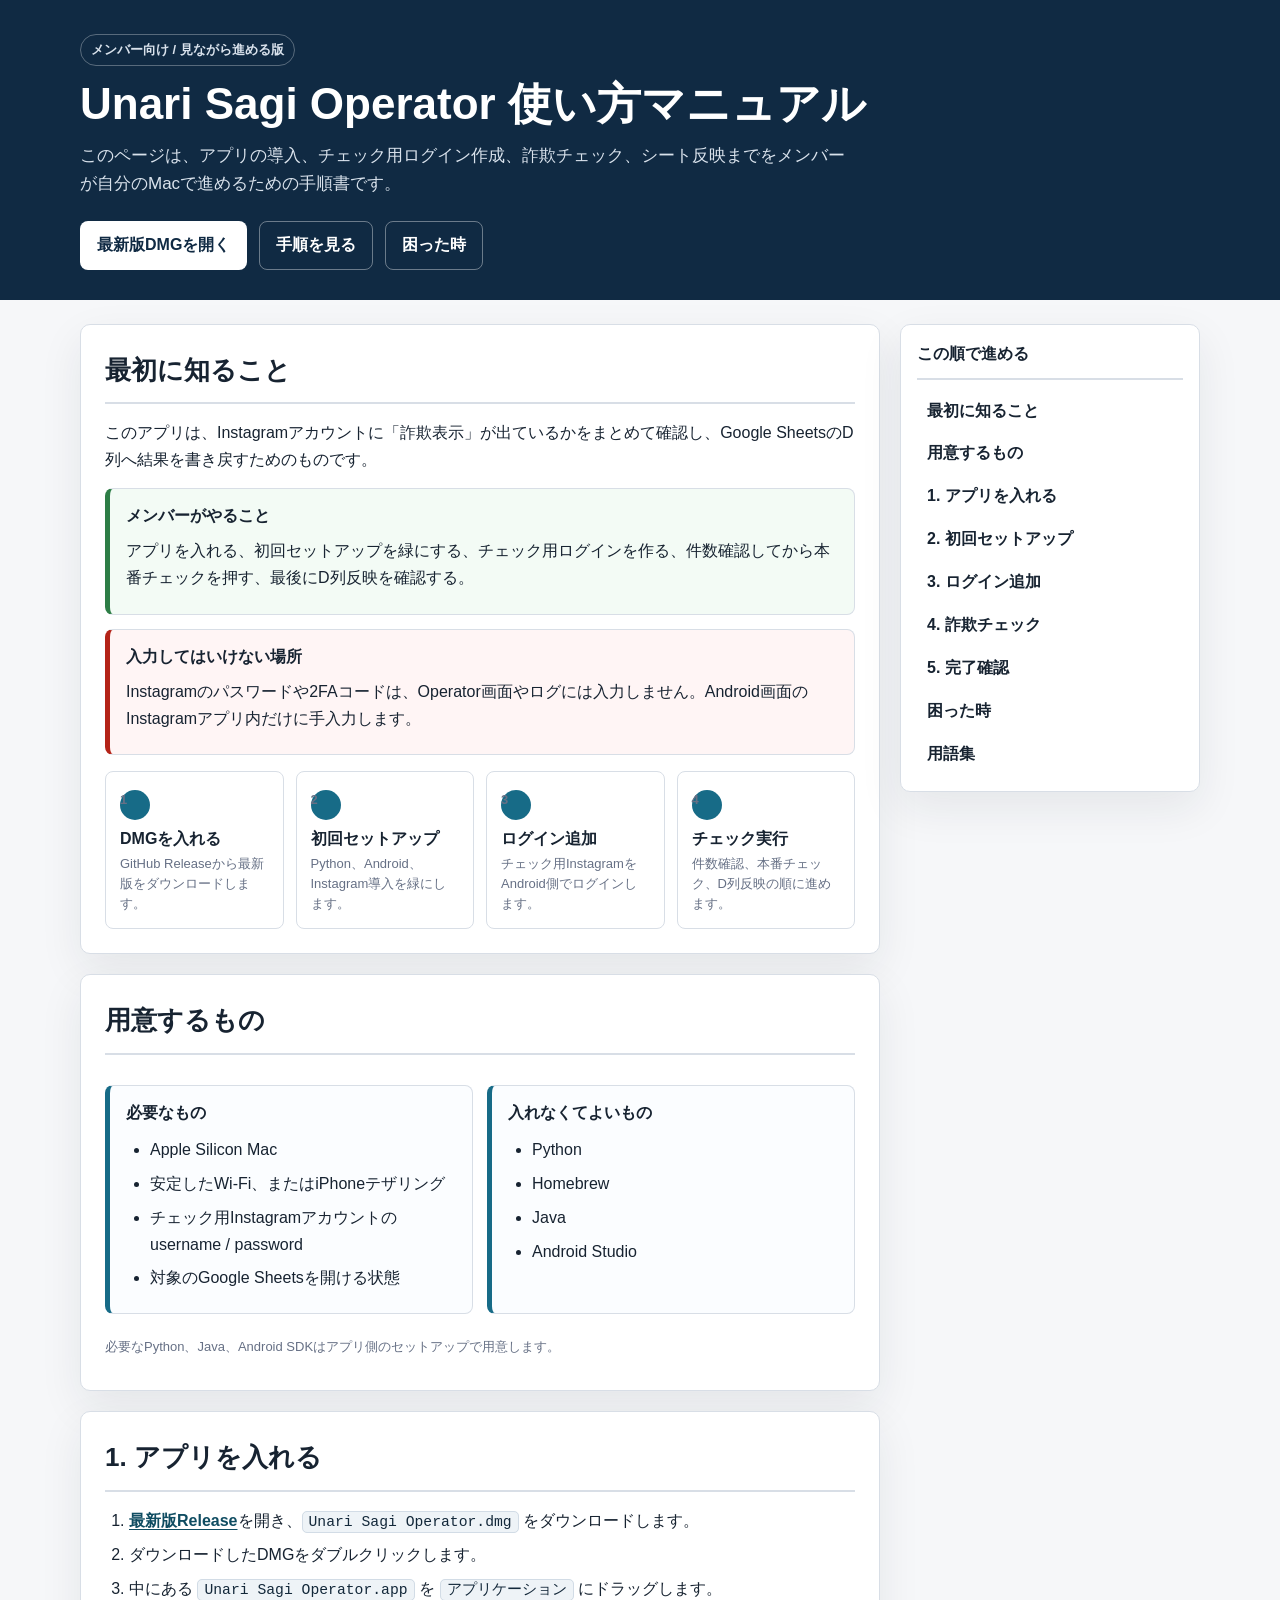
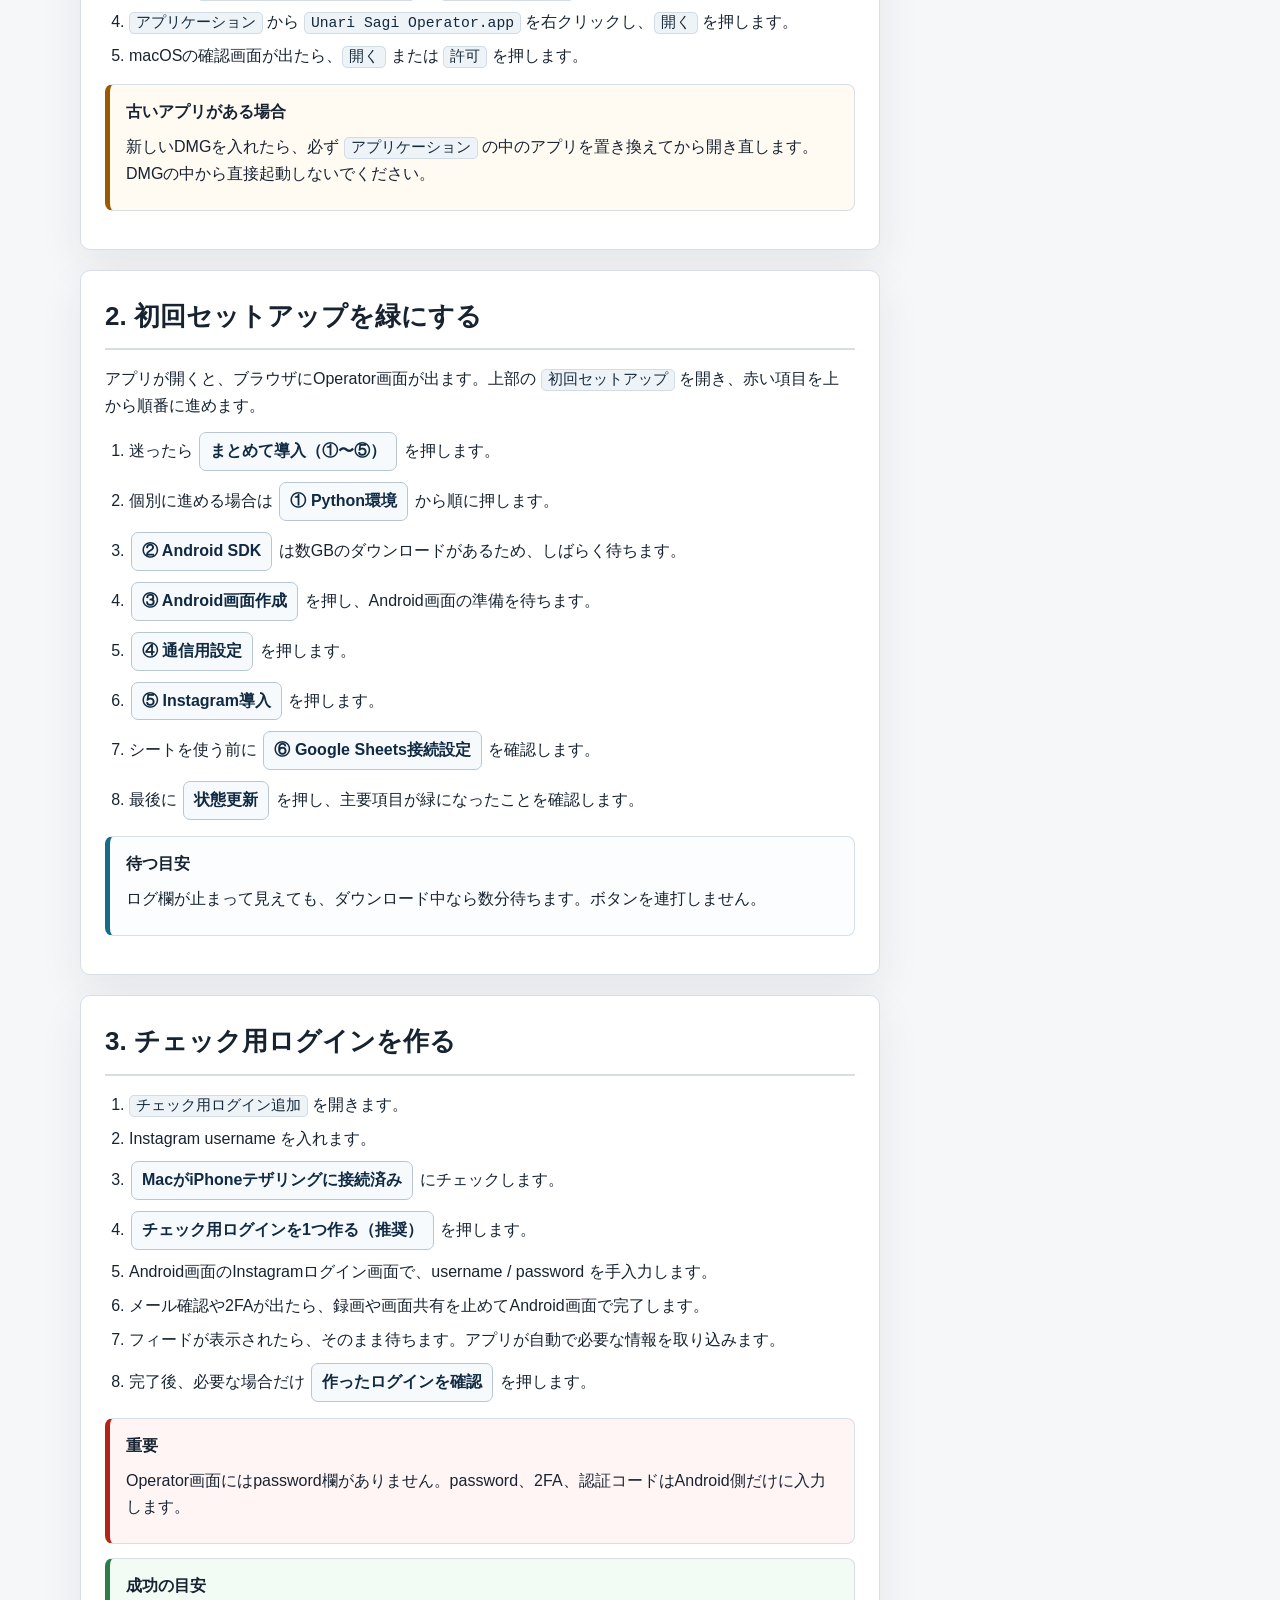
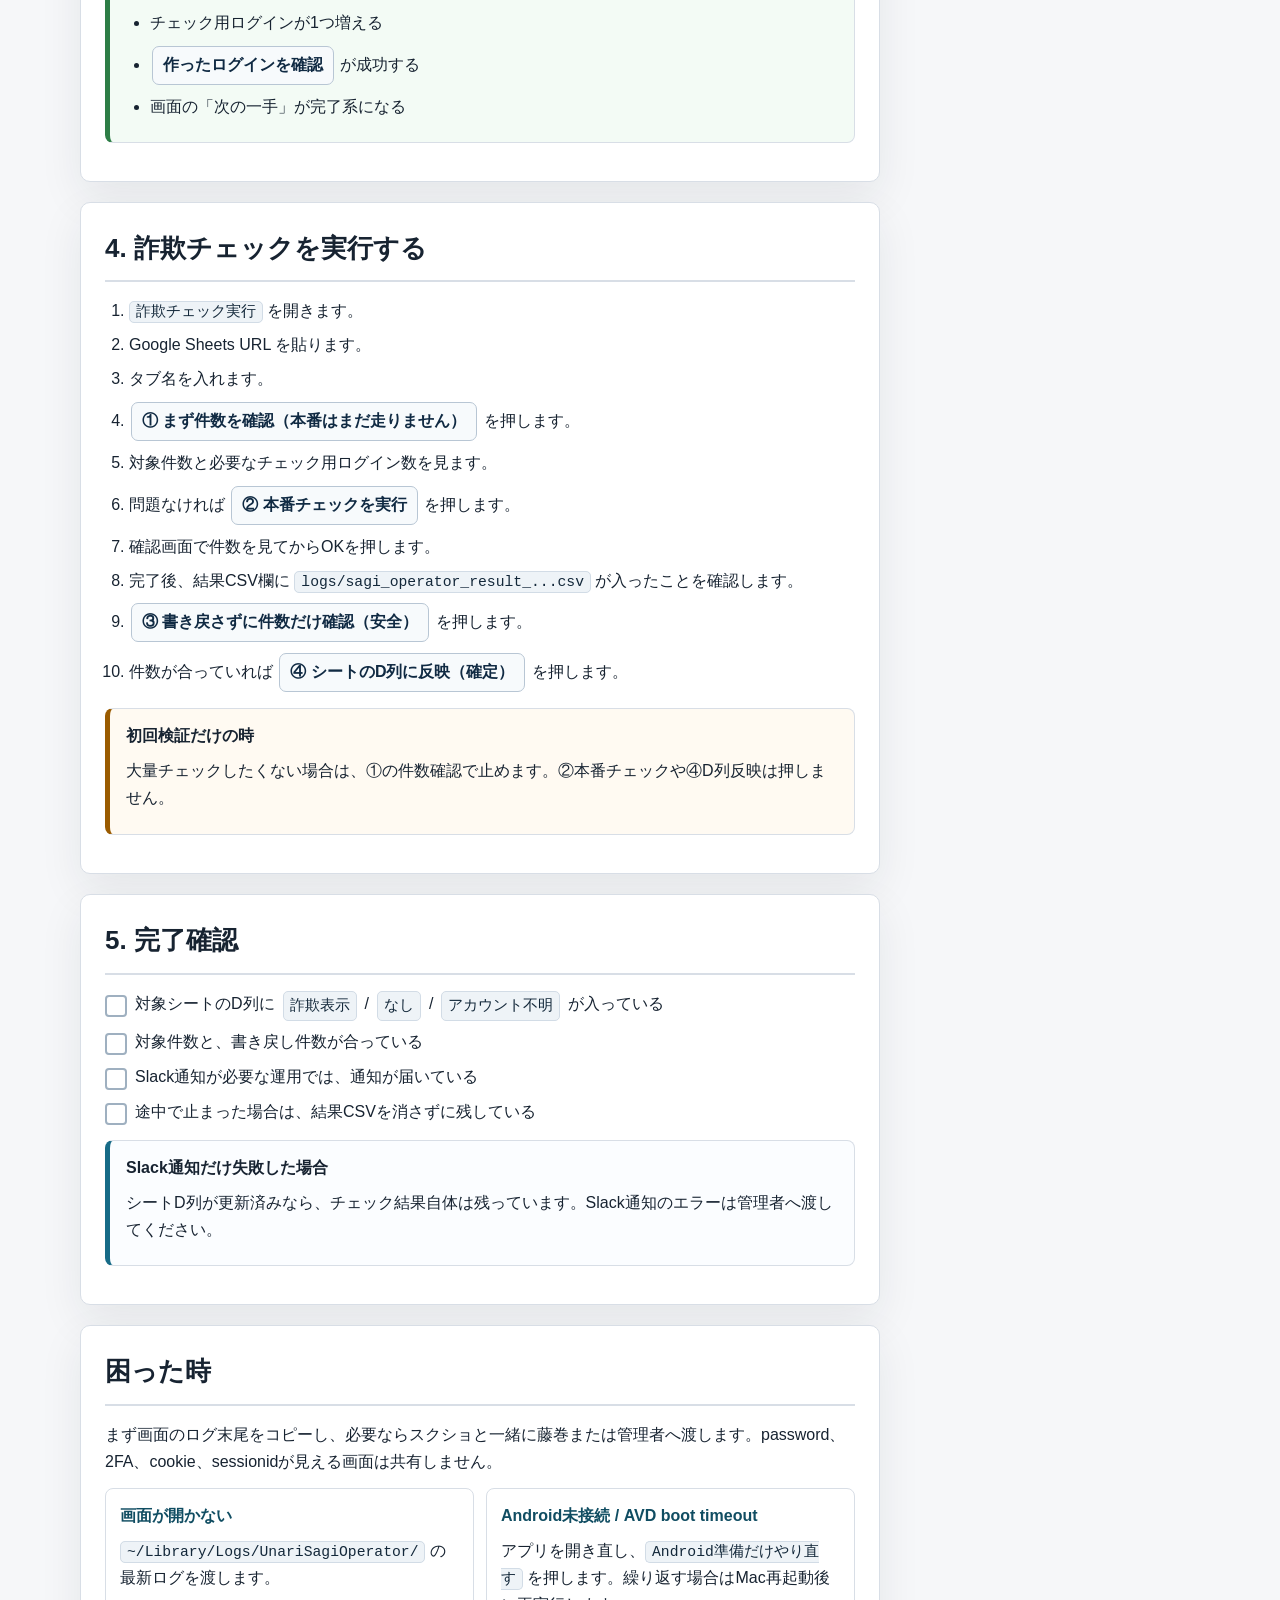
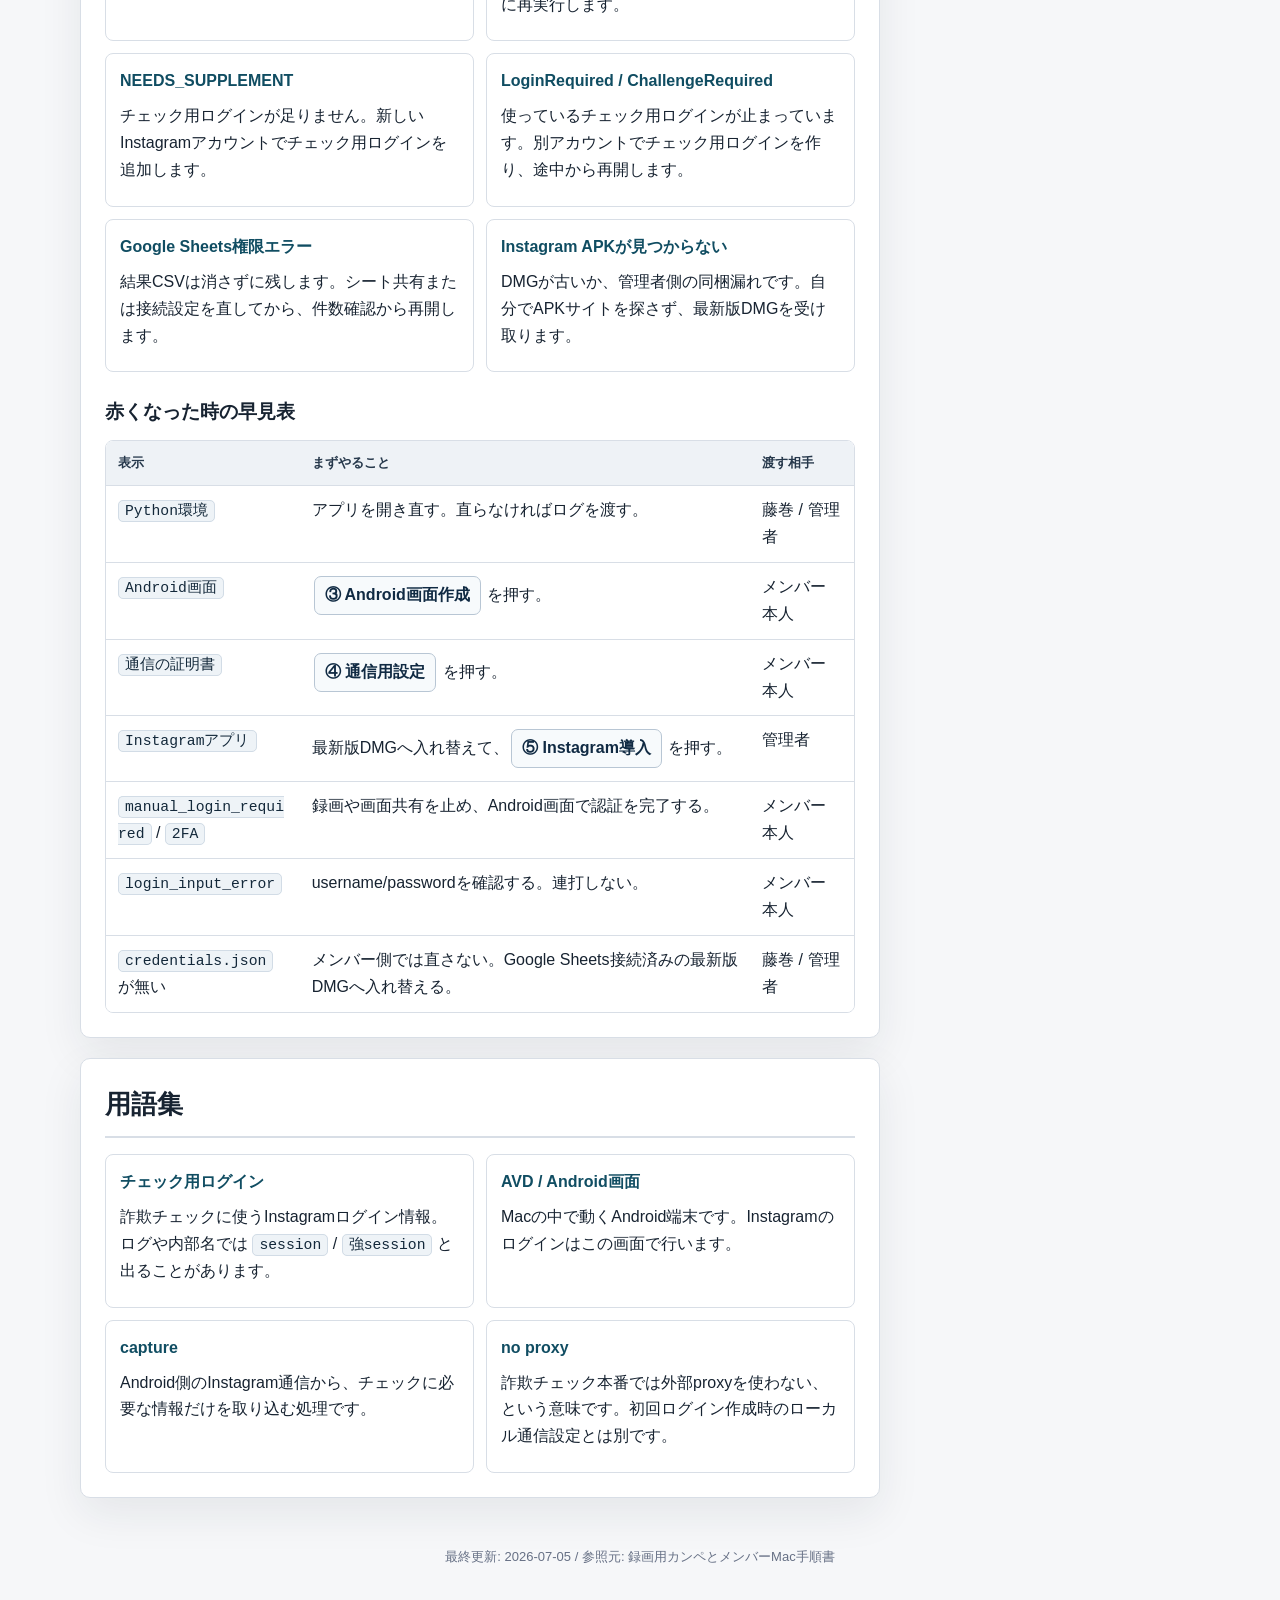
<file: docs/sagi_operator_member_manual.html>
<!doctype html>
<html lang="ja">
<head>
  <meta charset="utf-8">
  <meta name="viewport" content="width=device-width, initial-scale=1">
  <meta name="robots" content="noindex">
  <title>Unari Sagi Operator 使い方マニュアル</title>
  <style>
    :root {
      --bg: #f6f7f9;
      --paper: #ffffff;
      --ink: #172331;
      --muted: #667085;
      --line: #d8dee6;
      --soft: #eef2f6;
      --accent: #176b87;
      --accent-dark: #104d62;
      --good: #2d7d46;
      --warn: #9a5b00;
      --danger: #b42318;
      --shadow: 0 16px 44px rgba(23, 35, 49, 0.08);
    }

    * {
      box-sizing: border-box;
    }

    html {
      scroll-behavior: smooth;
    }

    body {
      margin: 0;
      background: var(--bg);
      color: var(--ink);
      font-family: -apple-system, BlinkMacSystemFont, "Hiragino Sans", "Yu Gothic", "YuGothic", "Segoe UI", sans-serif;
      line-height: 1.68;
    }

    a {
      color: var(--accent-dark);
      font-weight: 700;
      text-decoration-thickness: 1px;
      text-underline-offset: 3px;
    }

    header {
      background: #102a43;
      color: #fff;
      padding: 34px 24px 30px;
    }

    .hero {
      width: min(1120px, calc(100vw - 32px));
      margin: 0 auto;
    }

    .eyebrow {
      display: inline-flex;
      align-items: center;
      gap: 8px;
      margin: 0 0 12px;
      padding: 4px 10px;
      border: 1px solid rgba(255, 255, 255, 0.3);
      border-radius: 999px;
      color: #d9e2ec;
      font-size: 13px;
      font-weight: 700;
    }

    h1 {
      margin: 0;
      font-size: clamp(30px, 4vw, 44px);
      letter-spacing: 0;
      line-height: 1.18;
    }

    .lead {
      max-width: 780px;
      margin: 12px 0 0;
      color: #d9e2ec;
      font-size: 17px;
    }

    .hero-actions {
      display: flex;
      flex-wrap: wrap;
      gap: 12px;
      margin-top: 22px;
    }

    .button {
      display: inline-flex;
      align-items: center;
      justify-content: center;
      min-height: 44px;
      padding: 10px 16px;
      border-radius: 8px;
      border: 1px solid transparent;
      background: #fff;
      color: #102a43;
      font-weight: 800;
      text-decoration: none;
    }

    .button.secondary {
      background: transparent;
      color: #fff;
      border-color: rgba(255, 255, 255, 0.38);
    }

    main {
      width: min(1120px, calc(100vw - 32px));
      margin: 24px auto 64px;
      display: grid;
      grid-template-columns: minmax(0, 1fr) 300px;
      gap: 20px;
      align-items: start;
    }

    main > div,
    section,
    nav {
      min-width: 0;
    }

    nav {
      position: sticky;
      top: 16px;
      background: var(--paper);
      border: 1px solid var(--line);
      border-radius: 10px;
      box-shadow: var(--shadow);
      padding: 16px;
    }

    nav h2 {
      margin: 0 0 10px;
      font-size: 16px;
      letter-spacing: 0;
    }

    nav a {
      display: block;
      padding: 8px 10px;
      border-radius: 7px;
      color: var(--ink);
      font-weight: 700;
      text-decoration: none;
    }

    nav a:hover {
      background: var(--soft);
    }

    section {
      background: var(--paper);
      border: 1px solid var(--line);
      border-radius: 10px;
      box-shadow: var(--shadow);
      padding: 24px;
      margin-bottom: 20px;
    }

    h2 {
      margin: 0 0 16px;
      padding-bottom: 10px;
      border-bottom: 2px solid var(--line);
      font-size: 26px;
      letter-spacing: 0;
    }

    h3 {
      margin: 24px 0 10px;
      font-size: 19px;
      letter-spacing: 0;
    }

    p {
      margin: 8px 0;
    }

    ul,
    ol {
      margin: 10px 0 0;
      padding-left: 24px;
    }

    li {
      margin: 7px 0;
    }

    code {
      padding: 2px 6px;
      border: 1px solid #d2dce6;
      border-radius: 5px;
      background: #eef3f7;
      color: #13283a;
      font-family: ui-monospace, SFMono-Regular, Menlo, Consolas, monospace;
      font-size: 0.92em;
      overflow-wrap: anywhere;
    }

    .flow {
      display: grid;
      grid-template-columns: repeat(4, minmax(0, 1fr));
      gap: 12px;
      margin-top: 16px;
    }

    .flow-card,
    .notice,
    .term,
    .trouble-card {
      border: 1px solid var(--line);
      border-radius: 8px;
      background: #fff;
    }

    .flow-card {
      padding: 14px;
    }

    .step-no {
      display: inline-grid;
      place-items: center;
      width: 30px;
      height: 30px;
      margin-bottom: 8px;
      border-radius: 999px;
      background: var(--accent);
      color: #fff;
      font-weight: 800;
    }

    .flow-card strong {
      display: block;
      font-size: 16px;
      line-height: 1.35;
    }

    .flow-card span {
      display: block;
      margin-top: 4px;
      color: var(--muted);
      font-size: 13px;
      line-height: 1.55;
    }

    .notice {
      border-left: 5px solid var(--accent);
      padding: 14px 16px;
      background: #fbfdff;
      margin: 14px 0;
    }

    .notice.good {
      border-left-color: var(--good);
      background: #f3fbf5;
    }

    .notice.warn {
      border-left-color: var(--warn);
      background: #fffaf2;
    }

    .notice.danger {
      border-left-color: var(--danger);
      background: #fff5f5;
    }

    .button-name {
      display: inline-block;
      margin: 2px 2px;
      padding: 5px 10px;
      border: 1px solid #b8c6d4;
      border-radius: 7px;
      background: #f7fafc;
      color: #102a43;
      font-weight: 800;
      white-space: nowrap;
      max-width: 100%;
    }

    .checklist {
      list-style: none;
      padding: 0;
      display: grid;
      gap: 8px;
    }

    .checklist li {
      display: flex;
      gap: 8px;
      margin: 0;
      align-items: start;
    }

    .checklist li::before {
      content: "";
      width: 18px;
      height: 18px;
      margin-top: 4px;
      border: 2px solid #9fb0c0;
      border-radius: 4px;
      background: #fff;
      flex: 0 0 18px;
    }

    .two-col {
      display: grid;
      grid-template-columns: repeat(2, minmax(0, 1fr));
      gap: 14px;
    }

    .trouble-grid,
    .terms {
      display: grid;
      grid-template-columns: repeat(2, minmax(0, 1fr));
      gap: 12px;
      margin-top: 12px;
    }

    .trouble-card,
    .term {
      padding: 14px;
    }

    .trouble-card strong,
    .term strong {
      display: block;
      margin-bottom: 4px;
      color: var(--accent-dark);
      font-size: 16px;
    }

    .table-wrap {
      overflow-x: auto;
      border: 1px solid var(--line);
      border-radius: 8px;
      margin-top: 12px;
      max-width: 100%;
      min-width: 0;
    }

    table {
      width: 100%;
      min-width: 680px;
      border-collapse: collapse;
      background: #fff;
    }

    th,
    td {
      border-bottom: 1px solid var(--line);
      padding: 11px 12px;
      text-align: left;
      vertical-align: top;
    }

    th {
      background: #eef2f6;
      color: #26384b;
      font-size: 13px;
      white-space: nowrap;
    }

    tr:last-child td {
      border-bottom: 0;
    }

    .small {
      color: var(--muted);
      font-size: 13px;
    }

    footer {
      width: min(1120px, calc(100vw - 32px));
      margin: -36px auto 48px;
      color: var(--muted);
      font-size: 13px;
      text-align: center;
    }

    @media (max-width: 920px) {
      main {
        grid-template-columns: 1fr;
      }

      nav {
        position: static;
      }

      .flow,
      .two-col,
      .trouble-grid,
      .terms {
        grid-template-columns: 1fr;
      }

      .button-name {
        white-space: normal;
      }
    }

    @media print {
      body {
        background: #fff;
      }

      header {
        background: #fff;
        color: #000;
        padding: 18px 0;
      }

      .hero,
      main,
      footer {
        width: 100%;
      }

      nav,
      .hero-actions {
        display: none;
      }

      main {
        display: block;
        margin: 0;
      }

      section {
        box-shadow: none;
        break-inside: avoid;
      }
    }
  </style>
</head>
<body>
  <header>
    <div class="hero">
      <p class="eyebrow">メンバー向け / 見ながら進める版</p>
      <h1>Unari Sagi Operator 使い方マニュアル</h1>
      <p class="lead">このページは、アプリの導入、チェック用ログイン作成、詐欺チェック、シート反映までをメンバーが自分のMacで進めるための手順書です。</p>
      <div class="hero-actions">
        <a class="button" href="https://github.com/fjsr3125/sagi-check-app/releases/latest">最新版DMGを開く</a>
        <a class="button secondary" href="#start">手順を見る</a>
        <a class="button secondary" href="#trouble">困った時</a>
      </div>
    </div>
  </header>

  <main>
    <div>
      <section id="overview">
        <h2>最初に知ること</h2>
        <p>このアプリは、Instagramアカウントに「詐欺表示」が出ているかをまとめて確認し、Google SheetsのD列へ結果を書き戻すためのものです。</p>
        <div class="notice good">
          <strong>メンバーがやること</strong>
          <p>アプリを入れる、初回セットアップを緑にする、チェック用ログインを作る、件数確認してから本番チェックを押す、最後にD列反映を確認する。</p>
        </div>
        <div class="notice danger">
          <strong>入力してはいけない場所</strong>
          <p>Instagramのパスワードや2FAコードは、Operator画面やログには入力しません。Android画面のInstagramアプリ内だけに手入力します。</p>
        </div>
        <div class="flow">
          <div class="flow-card">
            <span class="step-no">1</span>
            <strong>DMGを入れる</strong>
            <span>GitHub Releaseから最新版をダウンロードします。</span>
          </div>
          <div class="flow-card">
            <span class="step-no">2</span>
            <strong>初回セットアップ</strong>
            <span>Python、Android、Instagram導入を緑にします。</span>
          </div>
          <div class="flow-card">
            <span class="step-no">3</span>
            <strong>ログイン追加</strong>
            <span>チェック用InstagramをAndroid側でログインします。</span>
          </div>
          <div class="flow-card">
            <span class="step-no">4</span>
            <strong>チェック実行</strong>
            <span>件数確認、本番チェック、D列反映の順に進めます。</span>
          </div>
        </div>
      </section>

      <section id="prepare">
        <h2>用意するもの</h2>
        <div class="two-col">
          <div class="notice">
            <strong>必要なもの</strong>
            <ul>
              <li>Apple Silicon Mac</li>
              <li>安定したWi-Fi、またはiPhoneテザリング</li>
              <li>チェック用Instagramアカウントのusername / password</li>
              <li>対象のGoogle Sheetsを開ける状態</li>
            </ul>
          </div>
          <div class="notice">
            <strong>入れなくてよいもの</strong>
            <ul>
              <li>Python</li>
              <li>Homebrew</li>
              <li>Java</li>
              <li>Android Studio</li>
            </ul>
          </div>
        </div>
        <p class="small">必要なPython、Java、Android SDKはアプリ側のセットアップで用意します。</p>
      </section>

      <section id="install">
        <h2>1. アプリを入れる</h2>
        <ol>
          <li><a href="https://github.com/fjsr3125/sagi-check-app/releases/latest">最新版Release</a>を開き、<code>Unari Sagi Operator.dmg</code> をダウンロードします。</li>
          <li>ダウンロードしたDMGをダブルクリックします。</li>
          <li>中にある <code>Unari Sagi Operator.app</code> を <code>アプリケーション</code> にドラッグします。</li>
          <li><code>アプリケーション</code> から <code>Unari Sagi Operator.app</code> を右クリックし、<code>開く</code> を押します。</li>
          <li>macOSの確認画面が出たら、<code>開く</code> または <code>許可</code> を押します。</li>
        </ol>
        <div class="notice warn">
          <strong>古いアプリがある場合</strong>
          <p>新しいDMGを入れたら、必ず <code>アプリケーション</code> の中のアプリを置き換えてから開き直します。DMGの中から直接起動しないでください。</p>
        </div>
      </section>

      <section id="start">
        <h2>2. 初回セットアップを緑にする</h2>
        <p>アプリが開くと、ブラウザにOperator画面が出ます。上部の <code>初回セットアップ</code> を開き、赤い項目を上から順番に進めます。</p>
        <ol>
          <li>迷ったら <span class="button-name">まとめて導入（①〜⑤）</span> を押します。</li>
          <li>個別に進める場合は <span class="button-name">① Python環境</span> から順に押します。</li>
          <li><span class="button-name">② Android SDK</span> は数GBのダウンロードがあるため、しばらく待ちます。</li>
          <li><span class="button-name">③ Android画面作成</span> を押し、Android画面の準備を待ちます。</li>
          <li><span class="button-name">④ 通信用設定</span> を押します。</li>
          <li><span class="button-name">⑤ Instagram導入</span> を押します。</li>
          <li>シートを使う前に <span class="button-name">⑥ Google Sheets接続設定</span> を確認します。</li>
          <li>最後に <span class="button-name">状態更新</span> を押し、主要項目が緑になったことを確認します。</li>
        </ol>
        <div class="notice">
          <strong>待つ目安</strong>
          <p>ログ欄が止まって見えても、ダウンロード中なら数分待ちます。ボタンを連打しません。</p>
        </div>
      </section>

      <section id="login">
        <h2>3. チェック用ログインを作る</h2>
        <ol>
          <li><code>チェック用ログイン追加</code> を開きます。</li>
          <li>Instagram username を入れます。</li>
          <li><span class="button-name">MacがiPhoneテザリングに接続済み</span> にチェックします。</li>
          <li><span class="button-name">チェック用ログインを1つ作る（推奨）</span> を押します。</li>
          <li>Android画面のInstagramログイン画面で、username / password を手入力します。</li>
          <li>メール確認や2FAが出たら、録画や画面共有を止めてAndroid画面で完了します。</li>
          <li>フィードが表示されたら、そのまま待ちます。アプリが自動で必要な情報を取り込みます。</li>
          <li>完了後、必要な場合だけ <span class="button-name">作ったログインを確認</span> を押します。</li>
        </ol>
        <div class="notice danger">
          <strong>重要</strong>
          <p>Operator画面にはpassword欄がありません。password、2FA、認証コードはAndroid側だけに入力します。</p>
        </div>
        <div class="notice good">
          <strong>成功の目安</strong>
          <ul>
            <li>チェック用ログインが1つ増える</li>
            <li><span class="button-name">作ったログインを確認</span> が成功する</li>
            <li>画面の「次の一手」が完了系になる</li>
          </ul>
        </div>
      </section>

      <section id="run">
        <h2>4. 詐欺チェックを実行する</h2>
        <ol>
          <li><code>詐欺チェック実行</code> を開きます。</li>
          <li>Google Sheets URL を貼ります。</li>
          <li>タブ名を入れます。</li>
          <li><span class="button-name">① まず件数を確認（本番はまだ走りません）</span> を押します。</li>
          <li>対象件数と必要なチェック用ログイン数を見ます。</li>
          <li>問題なければ <span class="button-name">② 本番チェックを実行</span> を押します。</li>
          <li>確認画面で件数を見てからOKを押します。</li>
          <li>完了後、結果CSV欄に <code>logs/sagi_operator_result_...csv</code> が入ったことを確認します。</li>
          <li><span class="button-name">③ 書き戻さずに件数だけ確認（安全）</span> を押します。</li>
          <li>件数が合っていれば <span class="button-name">④ シートのD列に反映（確定）</span> を押します。</li>
        </ol>
        <div class="notice warn">
          <strong>初回検証だけの時</strong>
          <p>大量チェックしたくない場合は、①の件数確認で止めます。②本番チェックや④D列反映は押しません。</p>
        </div>
      </section>

      <section id="confirm">
        <h2>5. 完了確認</h2>
        <ul class="checklist">
          <li>対象シートのD列に <code>詐欺表示</code> / <code>なし</code> / <code>アカウント不明</code> が入っている</li>
          <li>対象件数と、書き戻し件数が合っている</li>
          <li>Slack通知が必要な運用では、通知が届いている</li>
          <li>途中で止まった場合は、結果CSVを消さずに残している</li>
        </ul>
        <div class="notice">
          <strong>Slack通知だけ失敗した場合</strong>
          <p>シートD列が更新済みなら、チェック結果自体は残っています。Slack通知のエラーは管理者へ渡してください。</p>
        </div>
      </section>

      <section id="trouble">
        <h2>困った時</h2>
        <p>まず画面のログ末尾をコピーし、必要ならスクショと一緒に藤巻または管理者へ渡します。password、2FA、cookie、sessionidが見える画面は共有しません。</p>
        <div class="trouble-grid">
          <div class="trouble-card">
            <strong>画面が開かない</strong>
            <p><code>~/Library/Logs/UnariSagiOperator/</code> の最新ログを渡します。</p>
          </div>
          <div class="trouble-card">
            <strong>Android未接続 / AVD boot timeout</strong>
            <p>アプリを開き直し、<code>Android準備だけやり直す</code> を押します。繰り返す場合はMac再起動後に再実行します。</p>
          </div>
          <div class="trouble-card">
            <strong>NEEDS_SUPPLEMENT</strong>
            <p>チェック用ログインが足りません。新しいInstagramアカウントでチェック用ログインを追加します。</p>
          </div>
          <div class="trouble-card">
            <strong>LoginRequired / ChallengeRequired</strong>
            <p>使っているチェック用ログインが止まっています。別アカウントでチェック用ログインを作り、途中から再開します。</p>
          </div>
          <div class="trouble-card">
            <strong>Google Sheets権限エラー</strong>
            <p>結果CSVは消さずに残します。シート共有または接続設定を直してから、件数確認から再開します。</p>
          </div>
          <div class="trouble-card">
            <strong>Instagram APKが見つからない</strong>
            <p>DMGが古いか、管理者側の同梱漏れです。自分でAPKサイトを探さず、最新版DMGを受け取ります。</p>
          </div>
        </div>

        <h3>赤くなった時の早見表</h3>
        <div class="table-wrap">
          <table>
            <thead>
              <tr>
                <th>表示</th>
                <th>まずやること</th>
                <th>渡す相手</th>
              </tr>
            </thead>
            <tbody>
              <tr>
                <td><code>Python環境</code></td>
                <td>アプリを開き直す。直らなければログを渡す。</td>
                <td>藤巻 / 管理者</td>
              </tr>
              <tr>
                <td><code>Android画面</code></td>
                <td><span class="button-name">③ Android画面作成</span> を押す。</td>
                <td>メンバー本人</td>
              </tr>
              <tr>
                <td><code>通信の証明書</code></td>
                <td><span class="button-name">④ 通信用設定</span> を押す。</td>
                <td>メンバー本人</td>
              </tr>
              <tr>
                <td><code>Instagramアプリ</code></td>
                <td>最新版DMGへ入れ替えて、<span class="button-name">⑤ Instagram導入</span> を押す。</td>
                <td>管理者</td>
              </tr>
              <tr>
                <td><code>manual_login_required</code> / <code>2FA</code></td>
                <td>録画や画面共有を止め、Android画面で認証を完了する。</td>
                <td>メンバー本人</td>
              </tr>
              <tr>
                <td><code>login_input_error</code></td>
                <td>username/passwordを確認する。連打しない。</td>
                <td>メンバー本人</td>
              </tr>
              <tr>
                <td><code>credentials.json</code> が無い</td>
                <td>メンバー側では直さない。Google Sheets接続済みの最新版DMGへ入れ替える。</td>
                <td>藤巻 / 管理者</td>
              </tr>
            </tbody>
          </table>
        </div>
      </section>

      <section id="terms">
        <h2>用語集</h2>
        <div class="terms">
          <div class="term">
            <strong>チェック用ログイン</strong>
            <p>詐欺チェックに使うInstagramログイン情報。ログや内部名では <code>session</code> / <code>強session</code> と出ることがあります。</p>
          </div>
          <div class="term">
            <strong>AVD / Android画面</strong>
            <p>Macの中で動くAndroid端末です。Instagramのログインはこの画面で行います。</p>
          </div>
          <div class="term">
            <strong>capture</strong>
            <p>Android側のInstagram通信から、チェックに必要な情報だけを取り込む処理です。</p>
          </div>
          <div class="term">
            <strong>no proxy</strong>
            <p>詐欺チェック本番では外部proxyを使わない、という意味です。初回ログイン作成時のローカル通信設定とは別です。</p>
          </div>
        </div>
      </section>
    </div>

    <nav aria-label="ページ内メニュー">
      <h2>この順で進める</h2>
      <a href="#overview">最初に知ること</a>
      <a href="#prepare">用意するもの</a>
      <a href="#install">1. アプリを入れる</a>
      <a href="#start">2. 初回セットアップ</a>
      <a href="#login">3. ログイン追加</a>
      <a href="#run">4. 詐欺チェック</a>
      <a href="#confirm">5. 完了確認</a>
      <a href="#trouble">困った時</a>
      <a href="#terms">用語集</a>
    </nav>
  </main>

  <footer>
    <p>最終更新: 2026-07-05 / 参照元: 録画用カンペとメンバーMac手順書</p>
  </footer>
</body>
</html>
</file>
